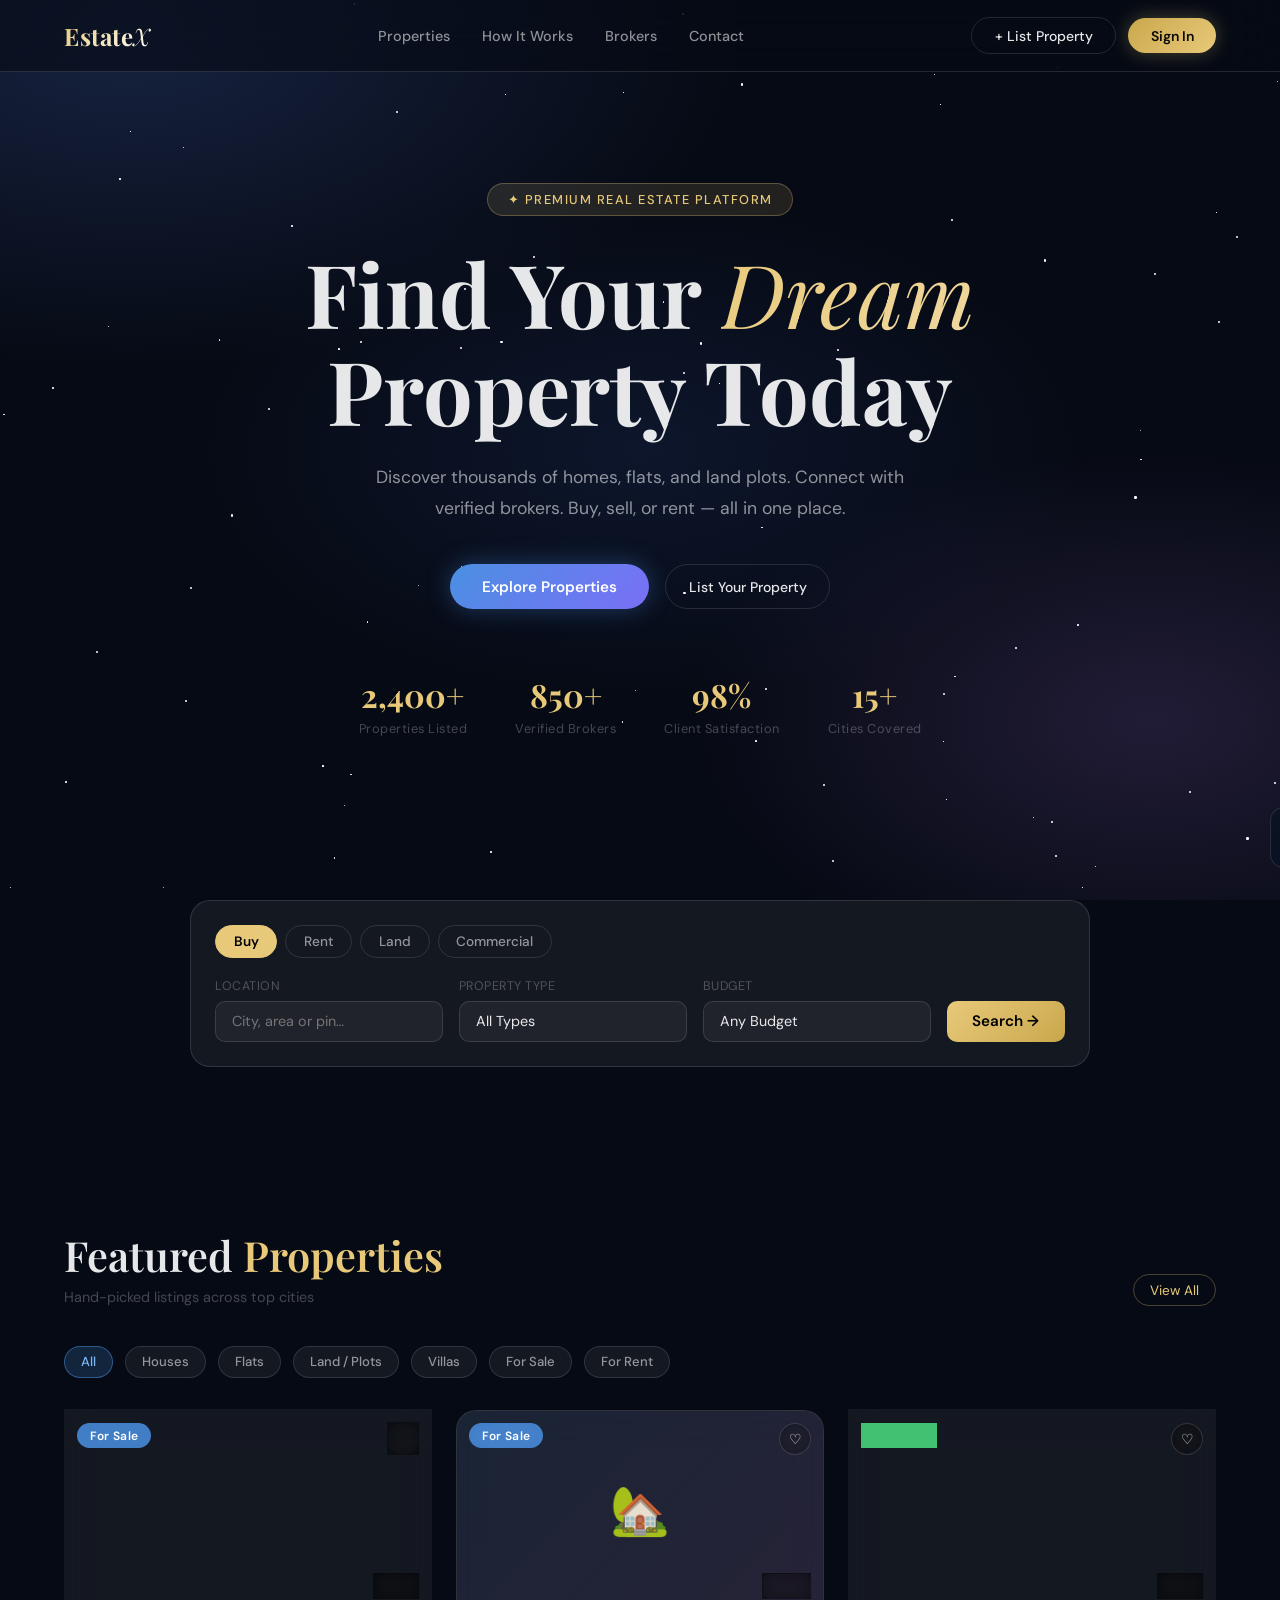
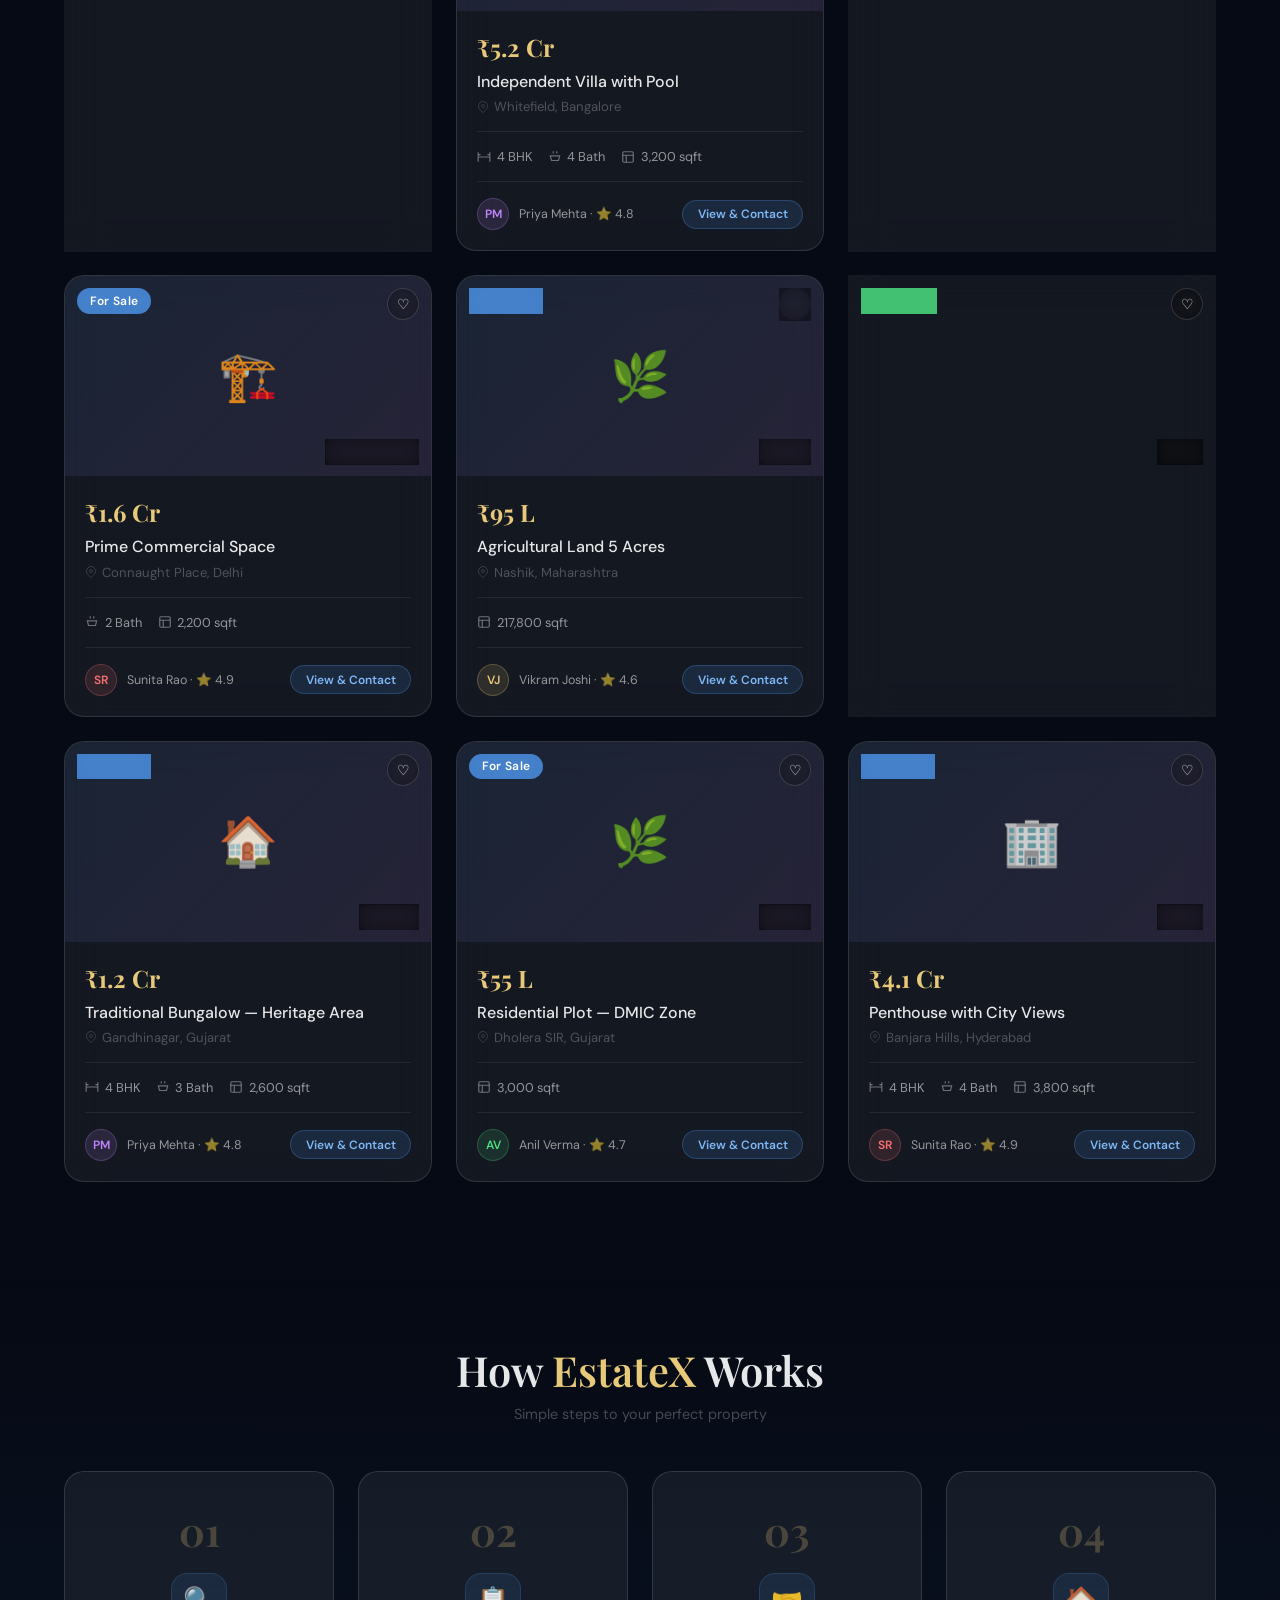
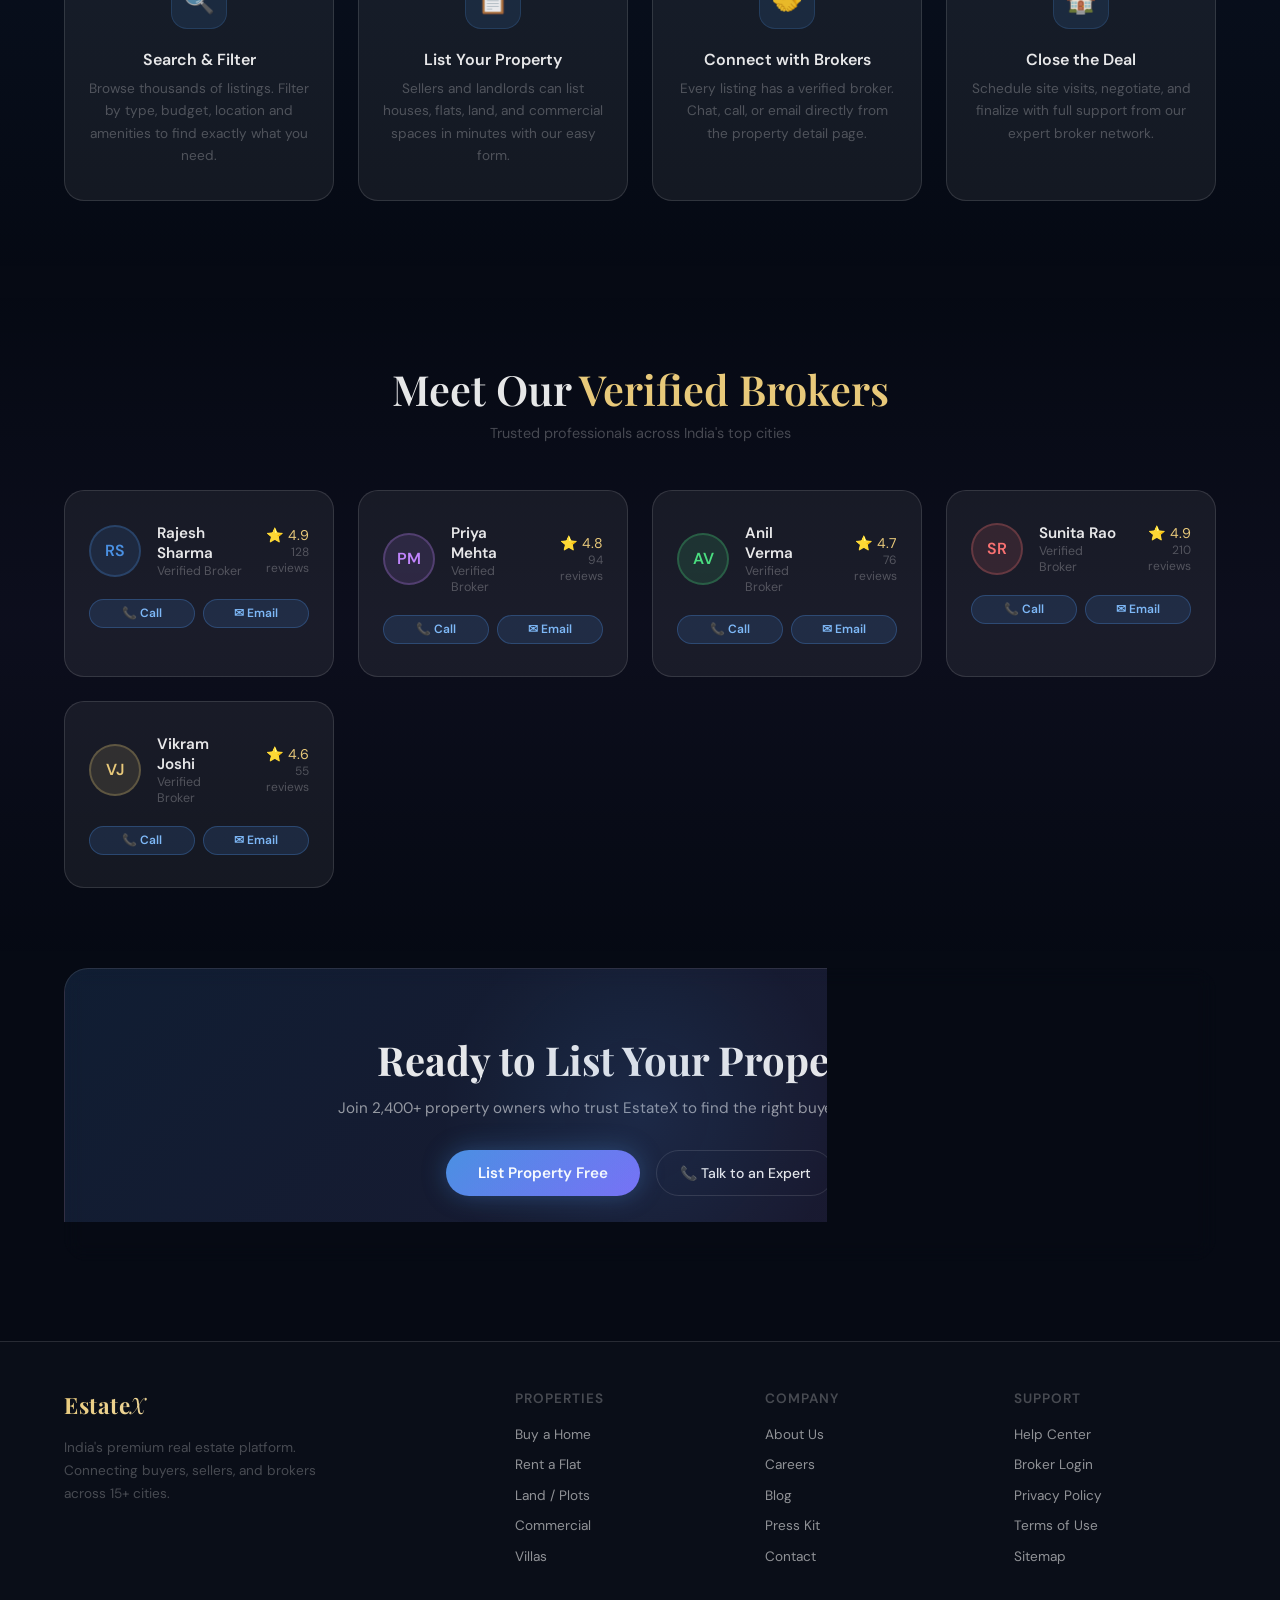
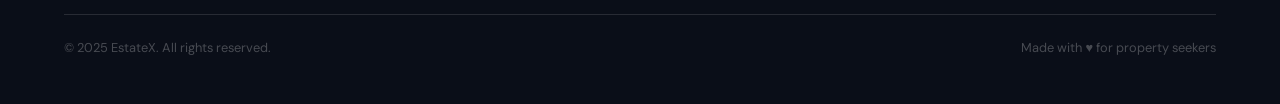
<file: index.html>
<!DOCTYPE html>
<html lang="en">
<head>
<meta charset="UTF-8">
<meta name="viewport" content="width=device-width, initial-scale=1.0">
<title>EstateX — Premium Real Estate</title>
<link href="https://fonts.googleapis.com/css2?family=Playfair+Display:wght@400;600;700&family=DM+Sans:wght@300;400;500;600&display=swap" rel="stylesheet">
<link rel="stylesheet" href="css/style.css">
</head>
<body>

<div class="bg-mesh"></div>
<div class="bg-stars" id="stars"></div>

<!-- NAV -->
<nav>
  <a href="index.html" class="nav-logo">Estate<span>X</span></a>
  <div class="nav-links">
    <a href="#listings" onclick="navTo(event,'#listings')">Properties</a>
    <a href="#hiw" onclick="navTo(event,'#hiw')">How It Works</a>
    <a href="#brokers" onclick="navTo(event,'#brokers')">Brokers</a>
    <a href="#contact" onclick="navTo(event,'#contact')">Contact</a>
  </div>
  <div style="display:flex;gap:.75rem;align-items:center">
    <button class="nav-btn btn-outline" onclick="openModal('addModal')">+ List Property</button>
    <button class="nav-btn btn-gold" id="btnSignIn" onclick="openModal('signInModal')">Sign In</button>
    <div class="hamburger" onclick="toggleMobileNav()"><span></span><span></span><span></span></div>
  </div>
</nav>

<!-- MOBILE NAV -->
<div class="mobile-nav" id="mobileNav">
  <a href="#listings" onclick="navTo(event,'#listings');toggleMobileNav()">Properties</a>
  <a href="#hiw" onclick="navTo(event,'#hiw');toggleMobileNav()">How It Works</a>
  <a href="#brokers" onclick="navTo(event,'#brokers');toggleMobileNav()">Brokers</a>
  <a href="#contact" onclick="navTo(event,'#contact');toggleMobileNav()">Contact</a>
  <a onclick="openModal('addModal');toggleMobileNav()">+ List Property</a>
  <a onclick="openModal('signInModal');toggleMobileNav()">Sign In</a>
</div>

<!-- HERO -->
<section class="hero">
  <div class="hero-badge">✦ Premium Real Estate Platform</div>
  <h1>Find Your <em>Dream</em><br>Property Today</h1>
  <p class="hero-sub">Discover thousands of homes, flats, and land plots. Connect with verified brokers. Buy, sell, or rent — all in one place.</p>
  <div class="hero-btns">
    <button class="btn-primary" onclick="navTo(null,'#listings')">Explore Properties</button>
    <button class="nav-btn btn-outline" onclick="openModal('addModal')">List Your Property</button>
  </div>
  <div class="hero-stats">
    <div class="stat-item"><div class="stat-num" id="propCount">2,400+</div><div class="stat-label">Properties Listed</div></div>
    <div class="stat-item"><div class="stat-num">850+</div><div class="stat-label">Verified Brokers</div></div>
    <div class="stat-item"><div class="stat-num">98%</div><div class="stat-label">Client Satisfaction</div></div>
    <div class="stat-item"><div class="stat-num">15+</div><div class="stat-label">Cities Covered</div></div>
  </div>
</section>

<!-- SEARCH BAR -->
<div class="search-wrap">
  <div class="search-card fade-in">
    <div class="search-tabs">
      <button class="s-tab active" onclick="setListTab(this,'Buy')">Buy</button>
      <button class="s-tab" onclick="setListTab(this,'Rent')">Rent</button>
      <button class="s-tab" onclick="setListTab(this,'Land')">Land</button>
      <button class="s-tab" onclick="setListTab(this,'Commercial')">Commercial</button>
    </div>
    <div class="search-row">
      <div class="search-field">
        <label>Location</label>
        <input type="text" id="searchLoc" placeholder="City, area or pin…">
      </div>
      <div class="search-field">
        <label>Property Type</label>
        <select id="searchType">
          <option value="">All Types</option>
          <option>House</option><option>Flat</option><option>Villa</option>
          <option>Land / Plot</option><option>Commercial</option>
        </select>
      </div>
      <div class="search-field">
        <label>Budget</label>
        <select id="searchBudget">
          <option value="">Any Budget</option>
          <option>Under ₹30L</option><option>₹30L – ₹60L</option>
          <option>₹60L – ₹1Cr</option><option>₹1Cr – ₹3Cr</option>
          <option>Above ₹3Cr</option>
        </select>
      </div>
      <button class="search-go" onclick="applySearch()">Search →</button>
    </div>
  </div>
</div>

<!-- LISTINGS -->
<section id="listings">
  <div class="section-head">
    <div>
      <h2 class="section-title">Featured <span>Properties</span></h2>
      <p class="section-sub">Hand-picked listings across top cities</p>
    </div>
    <button class="view-all" onclick="clearFilters()">View All</button>
  </div>
  <div class="filters" id="filtersRow">
    <button class="filter-chip on" data-filter="all" onclick="filterProps(this,'all')">All</button>
    <button class="filter-chip" data-filter="House" onclick="filterProps(this,'House')">Houses</button>
    <button class="filter-chip" data-filter="Flat" onclick="filterProps(this,'Flat')">Flats</button>
    <button class="filter-chip" data-filter="Land" onclick="filterProps(this,'Land')">Land / Plots</button>
    <button class="filter-chip" data-filter="Villa" onclick="filterProps(this,'Villa')">Villas</button>
    <button class="filter-chip" data-filter="Sale" onclick="filterProps(this,'Sale')">For Sale</button>
    <button class="filter-chip" data-filter="Rent" onclick="filterProps(this,'Rent')">For Rent</button>
  </div>
  <div class="prop-grid" id="propGrid"></div>
</section>

<!-- HOW IT WORKS -->
<section id="hiw" style="background:linear-gradient(180deg,transparent,rgba(74,144,226,0.04),transparent)">
  <div style="text-align:center;margin-bottom:3rem">
    <h2 class="section-title fade-in">How <span>EstateX</span> Works</h2>
    <p class="section-sub fade-in" style="margin-top:.5rem">Simple steps to your perfect property</p>
  </div>
  <div class="hiw-grid">
    <div class="hiw-card fade-in">
      <div class="hiw-num">01</div>
      <div class="hiw-icon">🔍</div>
      <h3 class="hiw-title">Search & Filter</h3>
      <p class="hiw-desc">Browse thousands of listings. Filter by type, budget, location and amenities to find exactly what you need.</p>
    </div>
    <div class="hiw-card fade-in">
      <div class="hiw-num">02</div>
      <div class="hiw-icon">📋</div>
      <h3 class="hiw-title">List Your Property</h3>
      <p class="hiw-desc">Sellers and landlords can list houses, flats, land, and commercial spaces in minutes with our easy form.</p>
    </div>
    <div class="hiw-card fade-in">
      <div class="hiw-num">03</div>
      <div class="hiw-icon">🤝</div>
      <h3 class="hiw-title">Connect with Brokers</h3>
      <p class="hiw-desc">Every listing has a verified broker. Chat, call, or email directly from the property detail page.</p>
    </div>
    <div class="hiw-card fade-in">
      <div class="hiw-num">04</div>
      <div class="hiw-icon">🏠</div>
      <h3 class="hiw-title">Close the Deal</h3>
      <p class="hiw-desc">Schedule site visits, negotiate, and finalize with full support from our expert broker network.</p>
    </div>
  </div>
</section>

<!-- BROKERS -->
<section id="brokers" style="background:linear-gradient(180deg,transparent,rgba(192,132,252,0.04),transparent)">
  <div style="text-align:center;margin-bottom:3rem">
    <h2 class="section-title fade-in">Meet Our <span>Verified Brokers</span></h2>
    <p class="section-sub fade-in" style="margin-top:.5rem">Trusted professionals across India's top cities</p>
  </div>
  <div class="hiw-grid" id="brokersGrid"></div>
</section>

<!-- CTA BAND -->
<div class="cta-band fade-in" id="contact">
  <div class="cta-glow"></div>
  <h2>Ready to List Your Property?</h2>
  <p>Join 2,400+ property owners who trust EstateX to find the right buyer or tenant fast.</p>
  <div style="display:flex;gap:1rem;justify-content:center;flex-wrap:wrap">
    <button class="btn-primary" onclick="openModal('addModal')">List Property Free</button>
    <button class="nav-btn btn-outline" onclick="window.location.href='tel:+919999999999';showToast('\uD83D\uDCDE','Connecting you to our expert…','success')">📞 Talk to an Expert</button>
  </div>
</div>

<!-- FOOTER -->
<footer>
  <div class="footer-grid">
    <div class="footer-brand">
      <div class="nav-logo" style="display:block;margin-bottom:1rem">Estate<span>X</span></div>
      <p>India's premium real estate platform. Connecting buyers, sellers, and brokers across 15+ cities.</p>
    </div>
    <div class="footer-col">
      <h4>Properties</h4>
      <ul>
        <li><a onclick="filterTo('Sale','')">Buy a Home</a></li>
        <li><a onclick="filterTo('Rent','')">Rent a Flat</a></li>
        <li><a onclick="filterTo('all','Land')">Land / Plots</a></li>
        <li><a onclick="filterTo('all','Commercial')">Commercial</a></li>
        <li><a onclick="filterTo('all','Villa')">Villas</a></li>
      </ul>
    </div>
    <div class="footer-col">
      <h4>Company</h4>
      <ul>
        <li><a href="pages/about.html">About Us</a></li>
        <li><a href="pages/careers.html">Careers</a></li>
        <li><a href="pages/blog.html">Blog</a></li>
        <li><a href="pages/press.html">Press Kit</a></li>
        <li><a href="#contact" onclick="navTo(event,'#contact')">Contact</a></li>
      </ul>
    </div>
    <div class="footer-col">
      <h4>Support</h4>
      <ul>
        <li><a href="pages/help.html">Help Center</a></li>
        <li><a href="#" onclick="openModal('signInModal')">Broker Login</a></li>
        <li><a href="pages/privacy.html">Privacy Policy</a></li>
        <li><a href="pages/terms.html">Terms of Use</a></li>
        <li><a href="#listings" onclick="navTo(event,'#listings')">Sitemap</a></li>
      </ul>
    </div>
  </div>
  <div class="footer-bottom">
    <p>© 2025 EstateX. All rights reserved.</p>
    <p style="color:var(--white-dim)">Made with ♥ for property seekers</p>
  </div>
</footer>

<!-- ===== ADD PROPERTY MODAL ===== -->
<div class="modal-overlay" id="addModal">
  <div class="modal">
    <div class="modal-header">
      <h2>📋 List Your Property</h2>
      <button class="modal-close" onclick="closeModal('addModal')">✕</button>
    </div>
    <div class="modal-body">
      <div class="form-row">
        <div class="form-group">
          <label>Property Title *</label>
          <input type="text" id="pTitle" placeholder="e.g. Modern 3BHK in Bandra">
        </div>
        <div class="form-group">
          <label>Property Type *</label>
          <select id="pType">
            <option value="">Select type</option>
            <option>House</option><option>Flat</option><option>Villa</option>
            <option>Land</option><option>Commercial</option>
          </select>
        </div>
      </div>
      <div class="form-row">
        <div class="form-group">
          <label>Listing For *</label>
          <select id="pFor">
            <option value="">Select</option>
            <option>Sale</option><option>Rent</option>
          </select>
        </div>
        <div class="form-group">
          <label>Price (₹) *</label>
          <input type="text" id="pPrice" placeholder="e.g. 75,00,000">
        </div>
      </div>
      <div class="form-group">
        <label>Location / Address *</label>
        <input type="text" id="pLocation" placeholder="Area, City, State">
      </div>
      <div class="form-row">
        <div class="form-group">
          <label>Bedrooms</label>
          <select id="pBed">
            <option>1 BHK</option><option>2 BHK</option><option>3 BHK</option>
            <option>4 BHK</option><option>5+ BHK</option><option>N/A (Land)</option>
          </select>
        </div>
        <div class="form-group">
          <label>Area (sq.ft)</label>
          <input type="number" id="pArea" placeholder="e.g. 1200">
        </div>
      </div>
      <div class="form-group">
        <label>Description</label>
        <textarea id="pDesc" placeholder="Describe your property — features, condition, nearby landmarks…"></textarea>
      </div>
      <div class="form-row">
        <div class="form-group">
          <label>Your Name *</label>
          <input type="text" id="pOwner" placeholder="Owner / Broker name">
        </div>
        <div class="form-group">
          <label>Contact Number *</label>
          <input type="tel" id="pPhone" placeholder="+91 XXXXX XXXXX">
        </div>
      </div>
      <div class="form-group">
        <label>Email</label>
        <input type="email" id="pEmail" placeholder="your@email.com">
      </div>
      <div class="img-upload" onclick="showToast('📸','Image upload available after sign-in','info')">
        <svg width="32" height="32" viewBox="0 0 24 24" fill="none" stroke="currentColor" stroke-width="1.5"><path d="M21 15v4a2 2 0 01-2 2H5a2 2 0 01-2-2v-4"/><polyline points="17 8 12 3 7 8"/><line x1="12" y1="3" x2="12" y2="15"/></svg>
        <p>Click to upload property photos</p>
        <p style="font-size:.75rem;margin-top:.25rem;color:rgba(255,255,255,0.25)">PNG, JPG up to 10MB</p>
      </div>
      <br>
      <button class="form-submit" onclick="submitProperty()">✦ Submit Listing</button>
    </div>
  </div>
</div>

<!-- ===== DETAIL MODAL ===== -->
<div class="modal-overlay" id="detailModal">
  <div class="modal">
    <div class="modal-header">
      <h2 id="dm-heading">Property Details</h2>
      <button class="modal-close" onclick="closeModal('detailModal')">✕</button>
    </div>
    <div class="modal-body" id="detailBody"></div>
  </div>
</div>

<!-- SIGN IN MODAL -->
<div class="modal-overlay" id="signInModal">
  <div class="modal" style="max-width:440px">
    <div class="modal-header">
      <h2>🔑 Sign In to EstateX</h2>
      <button class="modal-close" onclick="closeModal('signInModal')">&#x2715;</button>
    </div>
    <div class="modal-body">
      <div class="form-group">
        <label>Email Address</label>
        <input type="email" id="siEmail" placeholder="your@email.com">
      </div>
      <div class="form-group">
        <label>Password</label>
        <input type="password" id="siPass" placeholder="Enter password">
      </div>
      <button class="form-submit" onclick="handleSignIn()">✦ Sign In to EstateX</button>
      <p style="text-align:center;margin-top:1.25rem;font-size:.85rem;color:var(--white-dim)">New here? <a onclick="closeModal('signInModal');openModal('addModal')" style="color:var(--gold);cursor:pointer;text-decoration:underline">List your property free &#x2192;</a></p>
    </div>
  </div>
</div>

<!-- TOAST -->
<div class="toast" id="toast">
  <span class="toast-icon" id="toastIcon">✓</span>
  <span class="toast-text" id="toastText">Done!</span>
</div>

<script src="js/main.js"></script>
</body>
</html>
</file>
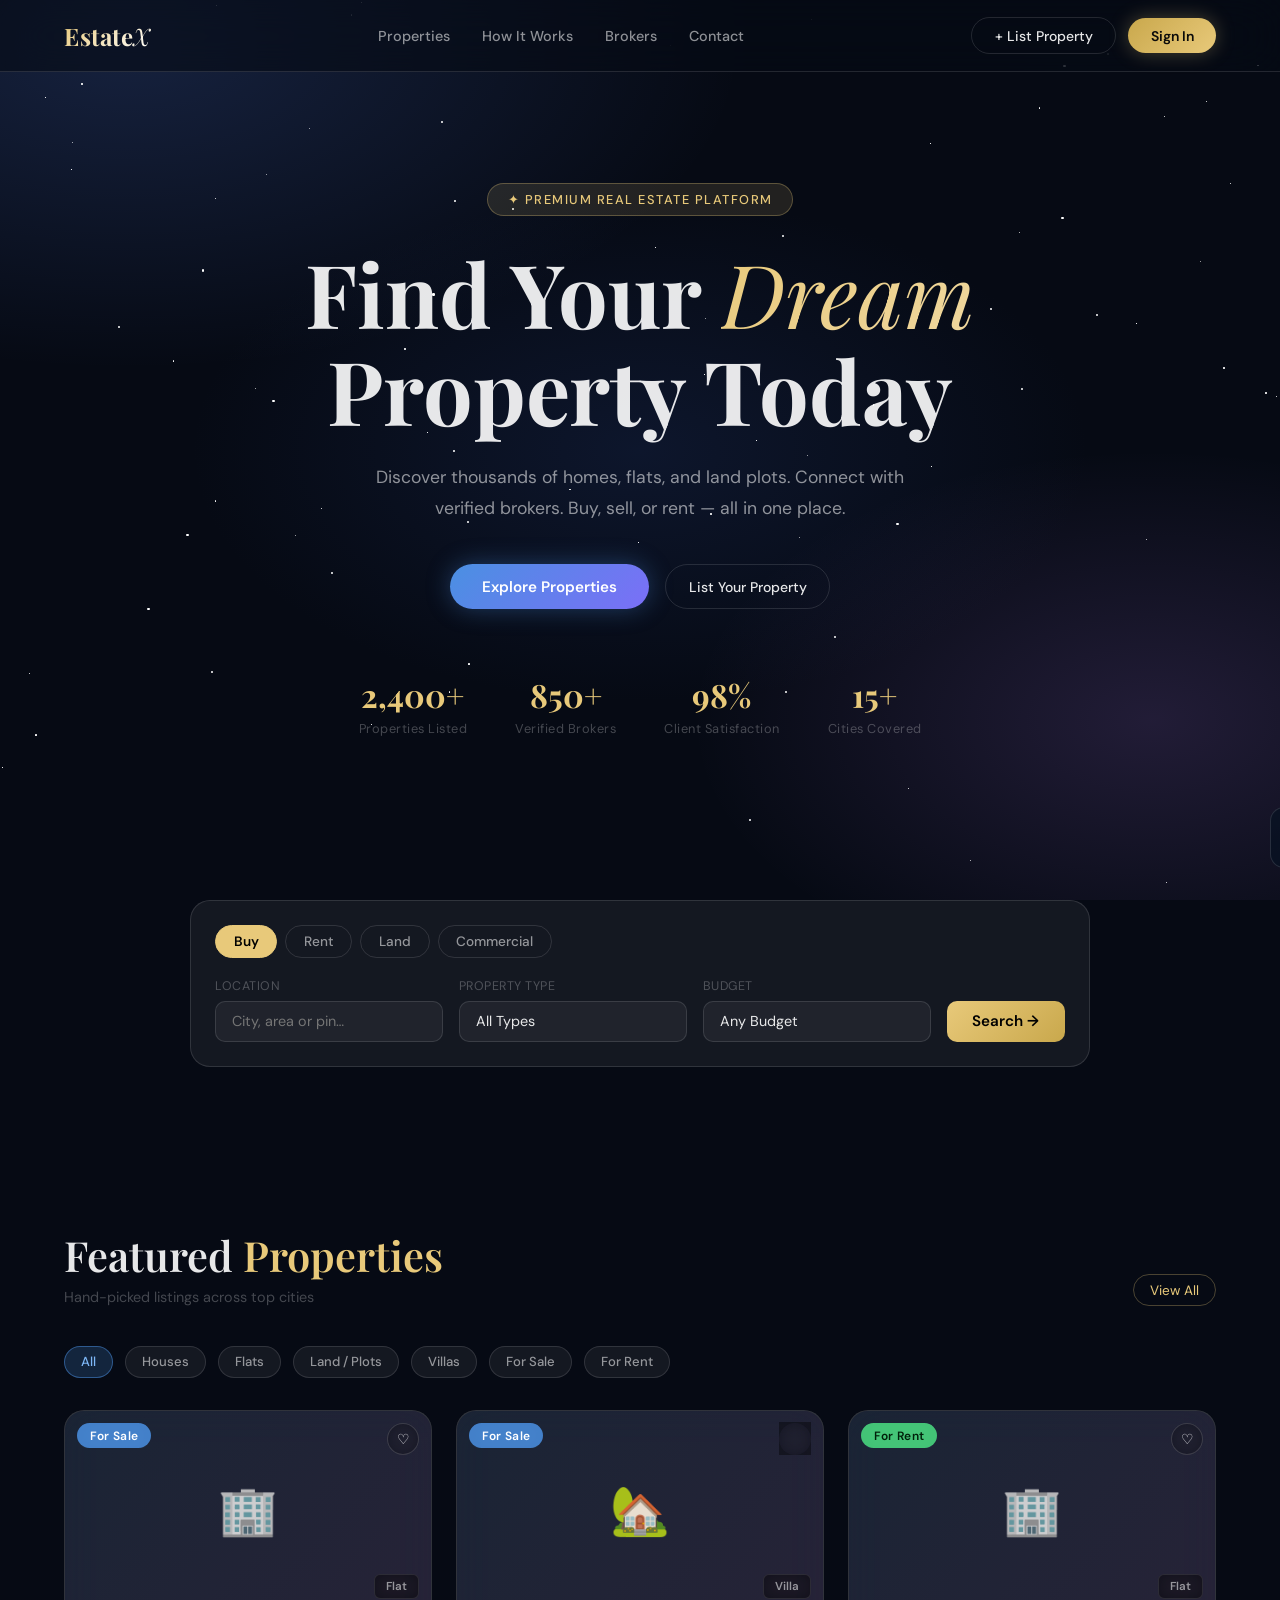
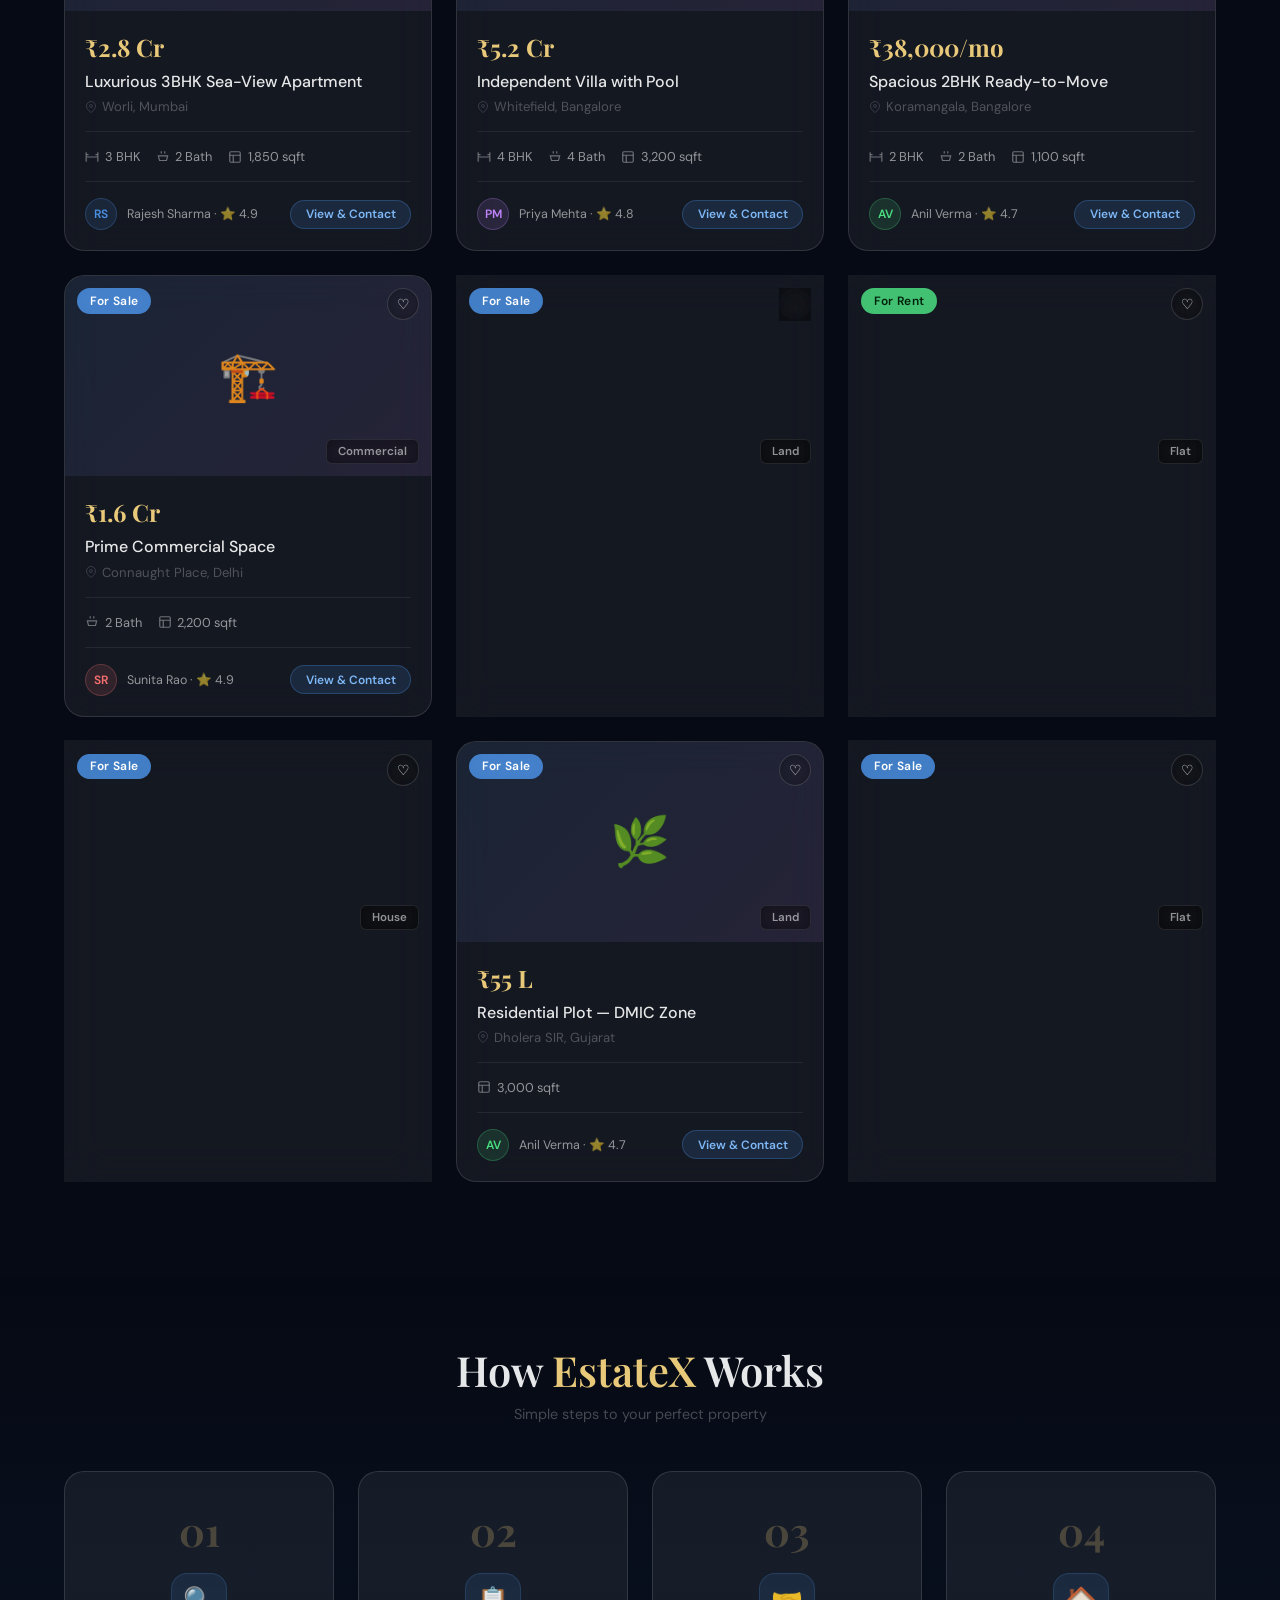
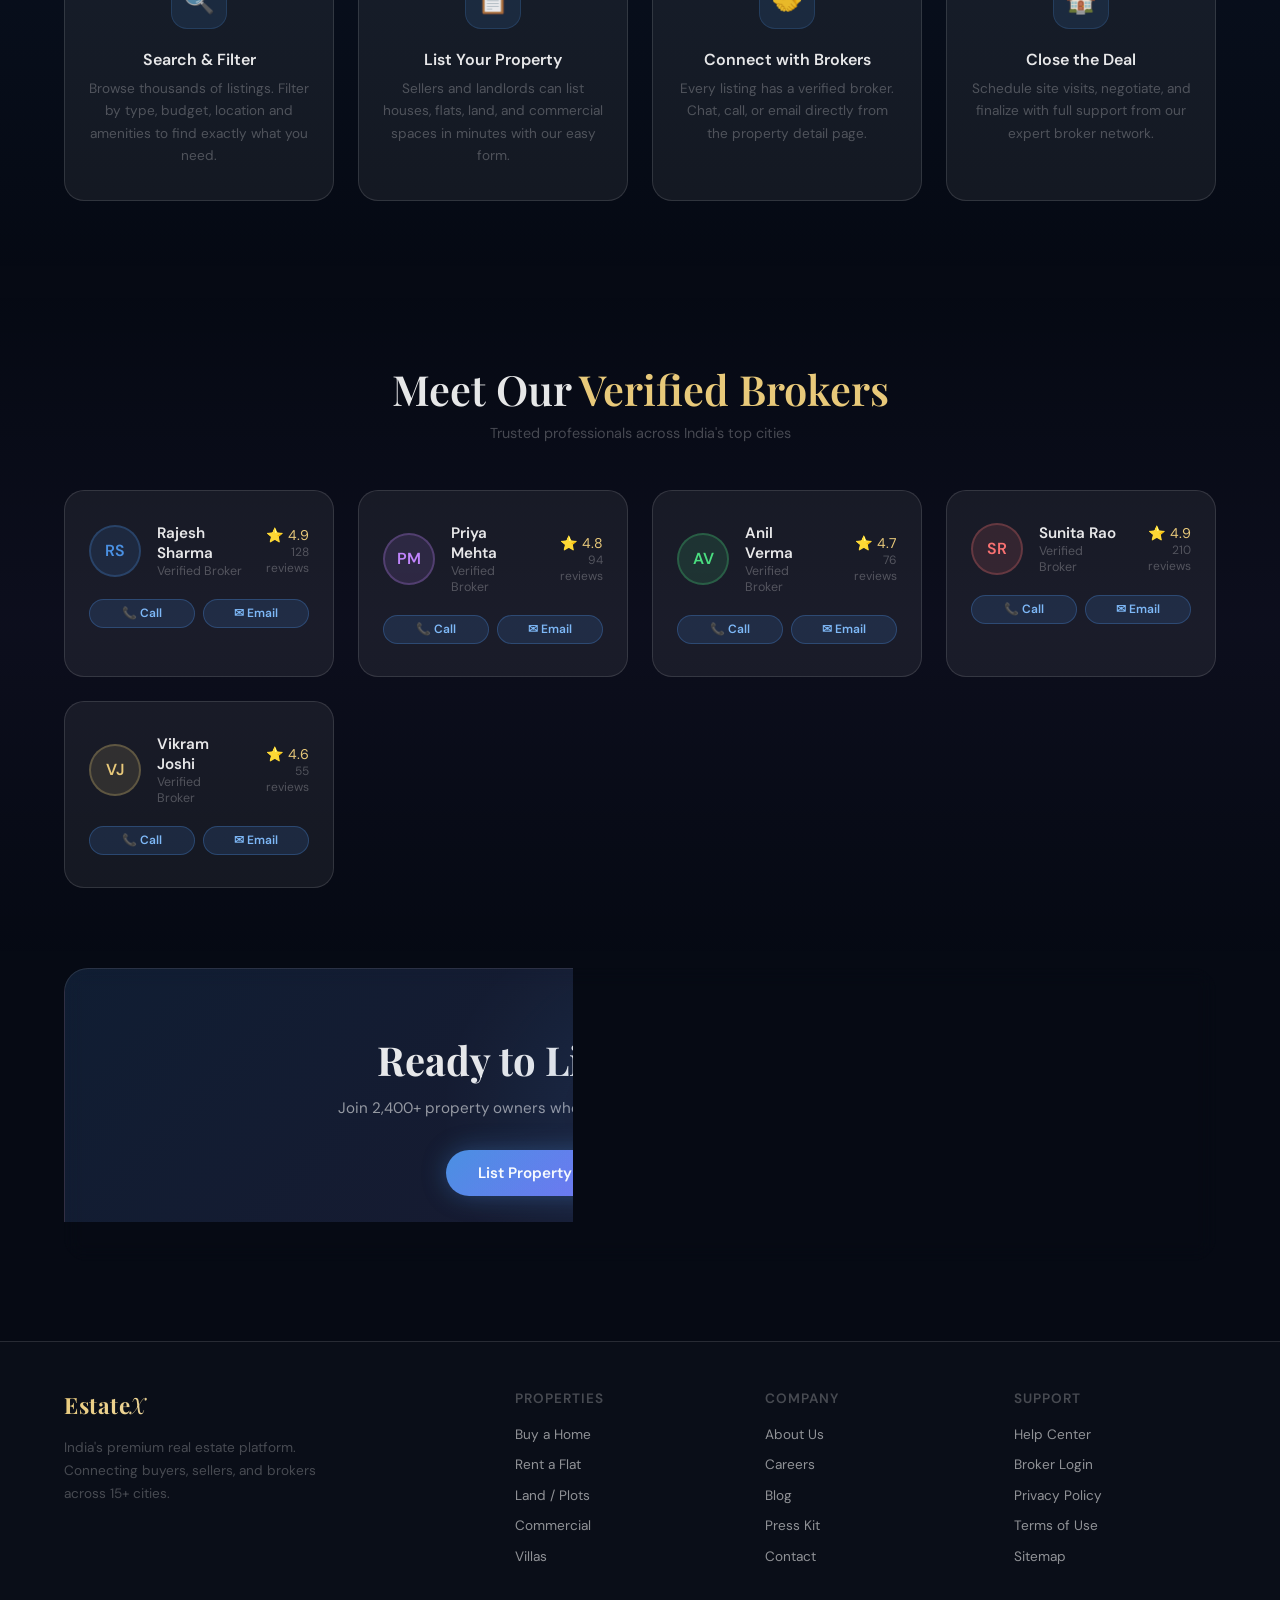
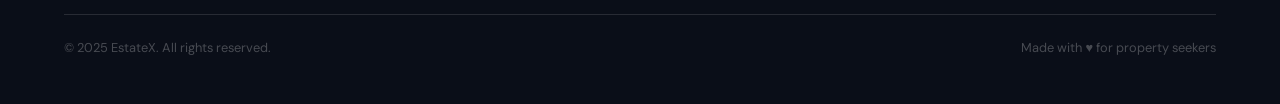
<file: real-estate-website.html>
<!DOCTYPE html>
<html lang="en">
<head>
<meta charset="UTF-8">
<meta name="viewport" content="width=device-width, initial-scale=1.0">
<title>EstateX — Premium Real Estate</title>
<link href="https://fonts.googleapis.com/css2?family=Playfair+Display:wght@400;600;700&family=DM+Sans:wght@300;400;500;600&display=swap" rel="stylesheet">
<link rel="stylesheet" href="css/style.css">
</head>
<body>

<div class="bg-mesh"></div>
<div class="bg-stars" id="stars"></div>

<!-- NAV -->
<nav>
  <div class="nav-logo">Estate<span>X</span></div>
  <div class="nav-links">
    <a href="#listings" onclick="navTo(event,'#listings')">Properties</a>
    <a href="#hiw" onclick="navTo(event,'#hiw')">How It Works</a>
    <a href="#brokers" onclick="navTo(event,'#brokers')">Brokers</a>
    <a href="#contact" onclick="navTo(event,'#contact')">Contact</a>
  </div>
  <div style="display:flex;gap:.75rem;align-items:center">
    <button class="nav-btn btn-outline" onclick="openModal('addModal')">+ List Property</button>
    <button class="nav-btn btn-gold" id="btnSignIn" onclick="openModal('signInModal')">Sign In</button>
    <div class="hamburger" onclick="toggleMobileNav()"><span></span><span></span><span></span></div>
  </div>
</nav>

<!-- MOBILE NAV -->
<div class="mobile-nav" id="mobileNav">
  <a href="#listings" onclick="navTo(event,'#listings');toggleMobileNav()">Properties</a>
  <a href="#hiw" onclick="navTo(event,'#hiw');toggleMobileNav()">How It Works</a>
  <a href="#brokers" onclick="navTo(event,'#brokers');toggleMobileNav()">Brokers</a>
  <a href="#contact" onclick="navTo(event,'#contact');toggleMobileNav()">Contact</a>
  <a onclick="openModal('addModal');toggleMobileNav()">+ List Property</a>
  <a onclick="openModal('signInModal');toggleMobileNav()">Sign In</a>
</div>

<!-- HERO -->
<section class="hero">
  <div class="hero-badge">✦ Premium Real Estate Platform</div>
  <h1>Find Your <em>Dream</em><br>Property Today</h1>
  <p class="hero-sub">Discover thousands of homes, flats, and land plots. Connect with verified brokers. Buy, sell, or rent — all in one place.</p>
  <div class="hero-btns">
    <button class="btn-primary" onclick="navTo(null,'#listings')">Explore Properties</button>
    <button class="nav-btn btn-outline" onclick="openModal('addModal')">List Your Property</button>
  </div>
  <div class="hero-stats">
    <div class="stat-item"><div class="stat-num" id="propCount">2,400+</div><div class="stat-label">Properties Listed</div></div>
    <div class="stat-item"><div class="stat-num">850+</div><div class="stat-label">Verified Brokers</div></div>
    <div class="stat-item"><div class="stat-num">98%</div><div class="stat-label">Client Satisfaction</div></div>
    <div class="stat-item"><div class="stat-num">15+</div><div class="stat-label">Cities Covered</div></div>
  </div>
</section>

<!-- SEARCH BAR -->
<div class="search-wrap">
  <div class="search-card fade-in">
    <div class="search-tabs">
      <button class="s-tab active" onclick="setListTab(this,'Buy')">Buy</button>
      <button class="s-tab" onclick="setListTab(this,'Rent')">Rent</button>
      <button class="s-tab" onclick="setListTab(this,'Land')">Land</button>
      <button class="s-tab" onclick="setListTab(this,'Commercial')">Commercial</button>
    </div>
    <div class="search-row">
      <div class="search-field">
        <label>Location</label>
        <input type="text" id="searchLoc" placeholder="City, area or pin…">
      </div>
      <div class="search-field">
        <label>Property Type</label>
        <select id="searchType">
          <option value="">All Types</option>
          <option>House</option><option>Flat</option><option>Villa</option>
          <option>Land / Plot</option><option>Commercial</option>
        </select>
      </div>
      <div class="search-field">
        <label>Budget</label>
        <select id="searchBudget">
          <option value="">Any Budget</option>
          <option>Under ₹30L</option><option>₹30L – ₹60L</option>
          <option>₹60L – ₹1Cr</option><option>₹1Cr – ₹3Cr</option>
          <option>Above ₹3Cr</option>
        </select>
      </div>
      <button class="search-go" onclick="applySearch()">Search →</button>
    </div>
  </div>
</div>

<!-- LISTINGS -->
<section id="listings">
  <div class="section-head">
    <div>
      <h2 class="section-title">Featured <span>Properties</span></h2>
      <p class="section-sub">Hand-picked listings across top cities</p>
    </div>
    <button class="view-all" onclick="clearFilters()">View All</button>
  </div>
  <div class="filters" id="filtersRow">
    <button class="filter-chip on" data-filter="all" onclick="filterProps(this,'all')">All</button>
    <button class="filter-chip" data-filter="House" onclick="filterProps(this,'House')">Houses</button>
    <button class="filter-chip" data-filter="Flat" onclick="filterProps(this,'Flat')">Flats</button>
    <button class="filter-chip" data-filter="Land" onclick="filterProps(this,'Land')">Land / Plots</button>
    <button class="filter-chip" data-filter="Villa" onclick="filterProps(this,'Villa')">Villas</button>
    <button class="filter-chip" data-filter="Sale" onclick="filterProps(this,'Sale')">For Sale</button>
    <button class="filter-chip" data-filter="Rent" onclick="filterProps(this,'Rent')">For Rent</button>
  </div>
  <div class="prop-grid" id="propGrid"></div>
</section>

<!-- HOW IT WORKS -->
<section id="hiw" style="background:linear-gradient(180deg,transparent,rgba(74,144,226,0.04),transparent)">
  <div style="text-align:center;margin-bottom:3rem">
    <h2 class="section-title fade-in">How <span>EstateX</span> Works</h2>
    <p class="section-sub fade-in" style="margin-top:.5rem">Simple steps to your perfect property</p>
  </div>
  <div class="hiw-grid">
    <div class="hiw-card fade-in">
      <div class="hiw-num">01</div>
      <div class="hiw-icon">🔍</div>
      <h3 class="hiw-title">Search & Filter</h3>
      <p class="hiw-desc">Browse thousands of listings. Filter by type, budget, location and amenities to find exactly what you need.</p>
    </div>
    <div class="hiw-card fade-in">
      <div class="hiw-num">02</div>
      <div class="hiw-icon">📋</div>
      <h3 class="hiw-title">List Your Property</h3>
      <p class="hiw-desc">Sellers and landlords can list houses, flats, land, and commercial spaces in minutes with our easy form.</p>
    </div>
    <div class="hiw-card fade-in">
      <div class="hiw-num">03</div>
      <div class="hiw-icon">🤝</div>
      <h3 class="hiw-title">Connect with Brokers</h3>
      <p class="hiw-desc">Every listing has a verified broker. Chat, call, or email directly from the property detail page.</p>
    </div>
    <div class="hiw-card fade-in">
      <div class="hiw-num">04</div>
      <div class="hiw-icon">🏠</div>
      <h3 class="hiw-title">Close the Deal</h3>
      <p class="hiw-desc">Schedule site visits, negotiate, and finalize with full support from our expert broker network.</p>
    </div>
  </div>
</section>

<!-- BROKERS -->
<section id="brokers" style="background:linear-gradient(180deg,transparent,rgba(192,132,252,0.04),transparent)">
  <div style="text-align:center;margin-bottom:3rem">
    <h2 class="section-title fade-in">Meet Our <span>Verified Brokers</span></h2>
    <p class="section-sub fade-in" style="margin-top:.5rem">Trusted professionals across India's top cities</p>
  </div>
  <div class="hiw-grid" id="brokersGrid"></div>
</section>

<!-- CTA BAND -->
<div class="cta-band fade-in" id="contact">
  <div class="cta-glow"></div>
  <h2>Ready to List Your Property?</h2>
  <p>Join 2,400+ property owners who trust EstateX to find the right buyer or tenant fast.</p>
  <div style="display:flex;gap:1rem;justify-content:center;flex-wrap:wrap">
    <button class="btn-primary" onclick="openModal('addModal')">List Property Free</button>
    <button class="nav-btn btn-outline" onclick="window.location.href='tel:+919999999999';showToast('\uD83D\uDCDE','Connecting you to our expert…','success')">📞 Talk to an Expert</button>
  </div>
</div>

<!-- FOOTER -->
<footer>
  <div class="footer-grid">
    <div class="footer-brand">
      <div class="nav-logo" style="display:block;margin-bottom:1rem">Estate<span>X</span></div>
      <p>India's premium real estate platform. Connecting buyers, sellers, and brokers across 15+ cities.</p>
    </div>
    <div class="footer-col">
      <h4>Properties</h4>
      <ul>
        <li><a onclick="filterTo('Sale','')">Buy a Home</a></li>
        <li><a onclick="filterTo('Rent','')">Rent a Flat</a></li>
        <li><a onclick="filterTo('all','Land')">Land / Plots</a></li>
        <li><a onclick="filterTo('all','Commercial')">Commercial</a></li>
        <li><a onclick="filterTo('all','Villa')">Villas</a></li>
      </ul>
    </div>
    <div class="footer-col">
      <h4>Company</h4>
      <ul>
        <li><a href="pages/about.html">About Us</a></li>
        <li><a href="pages/careers.html">Careers</a></li>
        <li><a href="pages/blog.html">Blog</a></li>
        <li><a href="pages/press.html">Press Kit</a></li>
        <li><a href="#contact" onclick="navTo(event,'#contact')">Contact</a></li>
      </ul>
    </div>
    <div class="footer-col">
      <h4>Support</h4>
      <ul>
        <li><a href="pages/help.html">Help Center</a></li>
        <li><a href="#" onclick="openModal('signInModal')">Broker Login</a></li>
        <li><a href="pages/privacy.html">Privacy Policy</a></li>
        <li><a href="pages/terms.html">Terms of Use</a></li>
        <li><a href="#listings" onclick="navTo(event,'#listings')">Sitemap</a></li>
      </ul>
    </div>
  </div>
  <div class="footer-bottom">
    <p>© 2025 EstateX. All rights reserved.</p>
    <p style="color:var(--white-dim)">Made with ♥ for property seekers</p>
  </div>
</footer>

<!-- ===== ADD PROPERTY MODAL ===== -->
<div class="modal-overlay" id="addModal">
  <div class="modal">
    <div class="modal-header">
      <h2>📋 List Your Property</h2>
      <button class="modal-close" onclick="closeModal('addModal')">✕</button>
    </div>
    <div class="modal-body">
      <div class="form-row">
        <div class="form-group">
          <label>Property Title *</label>
          <input type="text" id="pTitle" placeholder="e.g. Modern 3BHK in Bandra">
        </div>
        <div class="form-group">
          <label>Property Type *</label>
          <select id="pType">
            <option value="">Select type</option>
            <option>House</option><option>Flat</option><option>Villa</option>
            <option>Land</option><option>Commercial</option>
          </select>
        </div>
      </div>
      <div class="form-row">
        <div class="form-group">
          <label>Listing For *</label>
          <select id="pFor">
            <option value="">Select</option>
            <option>Sale</option><option>Rent</option>
          </select>
        </div>
        <div class="form-group">
          <label>Price (₹) *</label>
          <input type="text" id="pPrice" placeholder="e.g. 75,00,000">
        </div>
      </div>
      <div class="form-group">
        <label>Location / Address *</label>
        <input type="text" id="pLocation" placeholder="Area, City, State">
      </div>
      <div class="form-row">
        <div class="form-group">
          <label>Bedrooms</label>
          <select id="pBed">
            <option>1 BHK</option><option>2 BHK</option><option>3 BHK</option>
            <option>4 BHK</option><option>5+ BHK</option><option>N/A (Land)</option>
          </select>
        </div>
        <div class="form-group">
          <label>Area (sq.ft)</label>
          <input type="number" id="pArea" placeholder="e.g. 1200">
        </div>
      </div>
      <div class="form-group">
        <label>Description</label>
        <textarea id="pDesc" placeholder="Describe your property — features, condition, nearby landmarks…"></textarea>
      </div>
      <div class="form-row">
        <div class="form-group">
          <label>Your Name *</label>
          <input type="text" id="pOwner" placeholder="Owner / Broker name">
        </div>
        <div class="form-group">
          <label>Contact Number *</label>
          <input type="tel" id="pPhone" placeholder="+91 XXXXX XXXXX">
        </div>
      </div>
      <div class="form-group">
        <label>Email</label>
        <input type="email" id="pEmail" placeholder="your@email.com">
      </div>
      <div class="img-upload" onclick="showToast('📸','Image upload available after sign-in','info')">
        <svg width="32" height="32" viewBox="0 0 24 24" fill="none" stroke="currentColor" stroke-width="1.5"><path d="M21 15v4a2 2 0 01-2 2H5a2 2 0 01-2-2v-4"/><polyline points="17 8 12 3 7 8"/><line x1="12" y1="3" x2="12" y2="15"/></svg>
        <p>Click to upload property photos</p>
        <p style="font-size:.75rem;margin-top:.25rem;color:rgba(255,255,255,0.25)">PNG, JPG up to 10MB</p>
      </div>
      <br>
      <button class="form-submit" onclick="submitProperty()">✦ Submit Listing</button>
    </div>
  </div>
</div>

<!-- ===== DETAIL MODAL ===== -->
<div class="modal-overlay" id="detailModal">
  <div class="modal">
    <div class="modal-header">
      <h2 id="dm-heading">Property Details</h2>
      <button class="modal-close" onclick="closeModal('detailModal')">✕</button>
    </div>
    <div class="modal-body" id="detailBody"></div>
  </div>
</div>

<!-- SIGN IN MODAL -->
<div class="modal-overlay" id="signInModal">
  <div class="modal" style="max-width:440px">
    <div class="modal-header">
      <h2>🔑 Sign In to EstateX</h2>
      <button class="modal-close" onclick="closeModal('signInModal')">&#x2715;</button>
    </div>
    <div class="modal-body">
      <div class="form-group">
        <label>Email Address</label>
        <input type="email" id="siEmail" placeholder="your@email.com">
      </div>
      <div class="form-group">
        <label>Password</label>
        <input type="password" id="siPass" placeholder="Enter password">
      </div>
      <button class="form-submit" onclick="handleSignIn()">✦ Sign In to EstateX</button>
      <p style="text-align:center;margin-top:1.25rem;font-size:.85rem;color:var(--white-dim)">New here? <a onclick="closeModal('signInModal');openModal('addModal')" style="color:var(--gold);cursor:pointer;text-decoration:underline">List your property free &#x2192;</a></p>
    </div>
  </div>
</div>

<!-- TOAST -->
<div class="toast" id="toast">
  <span class="toast-icon" id="toastIcon">✓</span>
  <span class="toast-text" id="toastText">Done!</span>
</div>

<script src="js/main.js"></script>
</body>
</html>
</file>
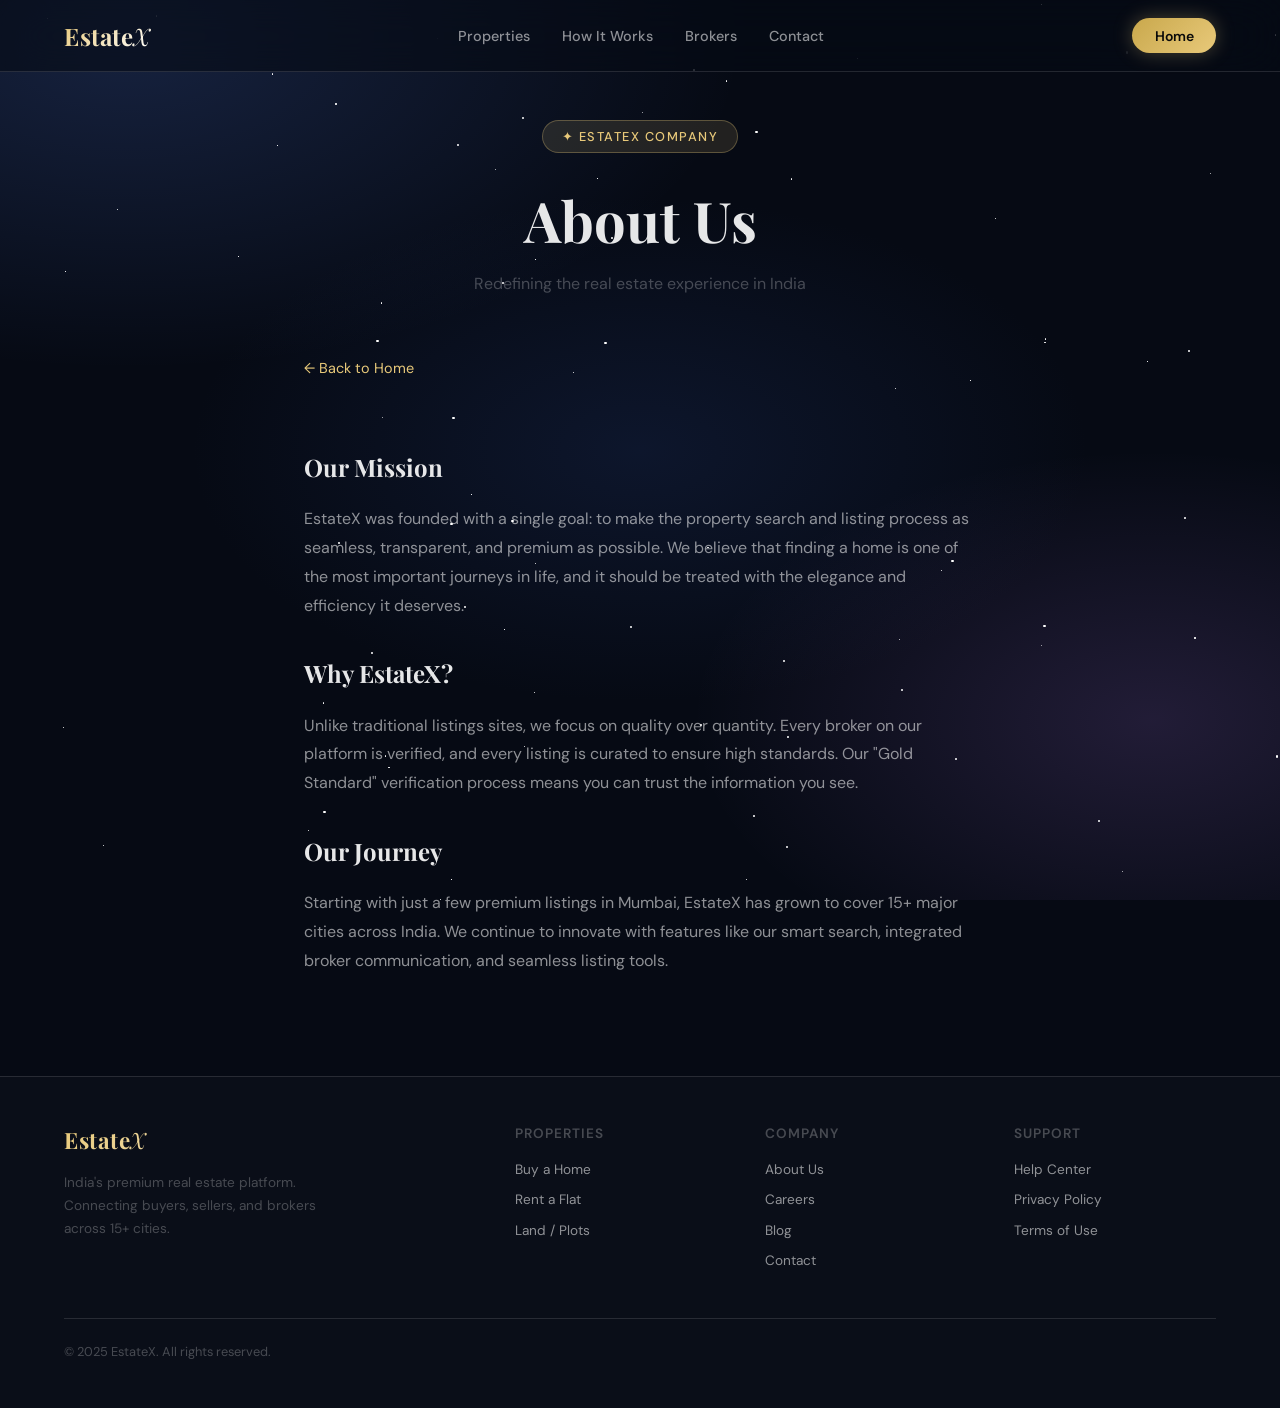
<file: pages/about.html>
<!DOCTYPE html>
<html lang="en">
<head>
<meta charset="UTF-8">
<meta name="viewport" content="width=device-width, initial-scale=1.0">
<title>About Us — EstateX Premium</title>
<link href="https://fonts.googleapis.com/css2?family=Playfair+Display:wght@400;600;700&family=DM+Sans:wght@300;400;500;600&display=swap" rel="stylesheet">
<link rel="stylesheet" href="../css/style.css">
<style>
  .page-hero { padding: 120px 5% 60px; text-align: center; }
  .content-section { position: relative; z-index: 1;  position: relative; z-index: 1; max-width: 800px; margin: 0 auto 100px; padding: 0 5%; line-height: 1.8; color: var(--white-soft); }
  .content-section h2 { font-family: 'Playfair Display', serif; color: var(--white); margin: 2rem 0 1rem; }
  .content-section p { margin-bottom: 1.5rem; }
  .back-link { display: inline-flex; align-items: center; gap: 0.5rem; color: var(--gold); text-decoration: none; font-size: 0.9rem; margin-bottom: 2rem; }
</style>
</head>
<body>

<div class="bg-mesh"></div>
<div class="bg-stars" id="stars"></div>

<!-- NAV -->
<nav>
  <div class="nav-logo"><a href="../real-estate-website.html" style="text-decoration:none; color:inherit;">Estate<span>X</span></a></div>
  <div class="nav-links">
    <a href="../real-estate-website.html#listings">Properties</a>
    <a href="../real-estate-website.html#hiw">How It Works</a>
    <a href="../real-estate-website.html#brokers">Brokers</a>
    <a href="../real-estate-website.html#contact">Contact</a>
  </div>
  <div style="display:flex;gap:.75rem;align-items:center">
    <button class="nav-btn btn-gold" onclick="window.location.href='../real-estate-website.html'">Home</button>
  </div>
</nav>

<section class="page-hero">
  <div class="hero-badge">✦ EstateX Company</div>
  <h1 style="font-family:'Playfair Display',serif; font-size: 3.5rem; margin-bottom: 1rem;">About Us</h1>
  <p style="color: var(--white-dim);">Redefining the real estate experience in India</p>
</section>

<div class="content-section">
  <a href="../real-estate-website.html" class="back-link">← Back to Home</a>
  <h2>Our Mission</h2>
  <p>EstateX was founded with a single goal: to make the property search and listing process as seamless, transparent, and premium as possible. We believe that finding a home is one of the most important journeys in life, and it should be treated with the elegance and efficiency it deserves.</p>
  
  <h2>Why EstateX?</h2>
  <p>Unlike traditional listings sites, we focus on quality over quantity. Every broker on our platform is verified, and every listing is curated to ensure high standards. Our "Gold Standard" verification process means you can trust the information you see.</p>
  
  <h2>Our Journey</h2>
  <p>Starting with just a few premium listings in Mumbai, EstateX has grown to cover 15+ major cities across India. We continue to innovate with features like our smart search, integrated broker communication, and seamless listing tools.</p>
</div>

<!-- FOOTER -->
<footer>
  <div class="footer-grid">
    <div class="footer-brand">
      <div class="nav-logo" style="display:block;margin-bottom:1rem"><a href="../real-estate-website.html" style="text-decoration:none; color:inherit;">Estate<span>X</span></a></div>
      <p>India's premium real estate platform. Connecting buyers, sellers, and brokers across 15+ cities.</p>
    </div>
    <div class="footer-col">
      <h4>Properties</h4>
      <ul>
        <li><a href="../real-estate-website.html#listings">Buy a Home</a></li>
        <li><a href="../real-estate-website.html#listings">Rent a Flat</a></li>
        <li><a href="../real-estate-website.html#listings">Land / Plots</a></li>
      </ul>
    </div>
    <div class="footer-col">
      <h4>Company</h4>
      <ul>
        <li><a href="about.html">About Us</a></li>
        <li><a href="careers.html">Careers</a></li>
        <li><a href="blog.html">Blog</a></li>
        <li><a href="../real-estate-website.html#contact">Contact</a></li>
      </ul>
    </div>
    <div class="footer-col">
      <h4>Support</h4>
      <ul>
        <li><a href="help.html">Help Center</a></li>
        <li><a href="privacy.html">Privacy Policy</a></li>
        <li><a href="terms.html">Terms of Use</a></li>
      </ul>
    </div>
  </div>
  <div class="footer-bottom">
    <p>© 2025 EstateX. All rights reserved.</p>
  </div>
</footer>

<script src="../js/main.js"></script>
</body>
</html>
</file>
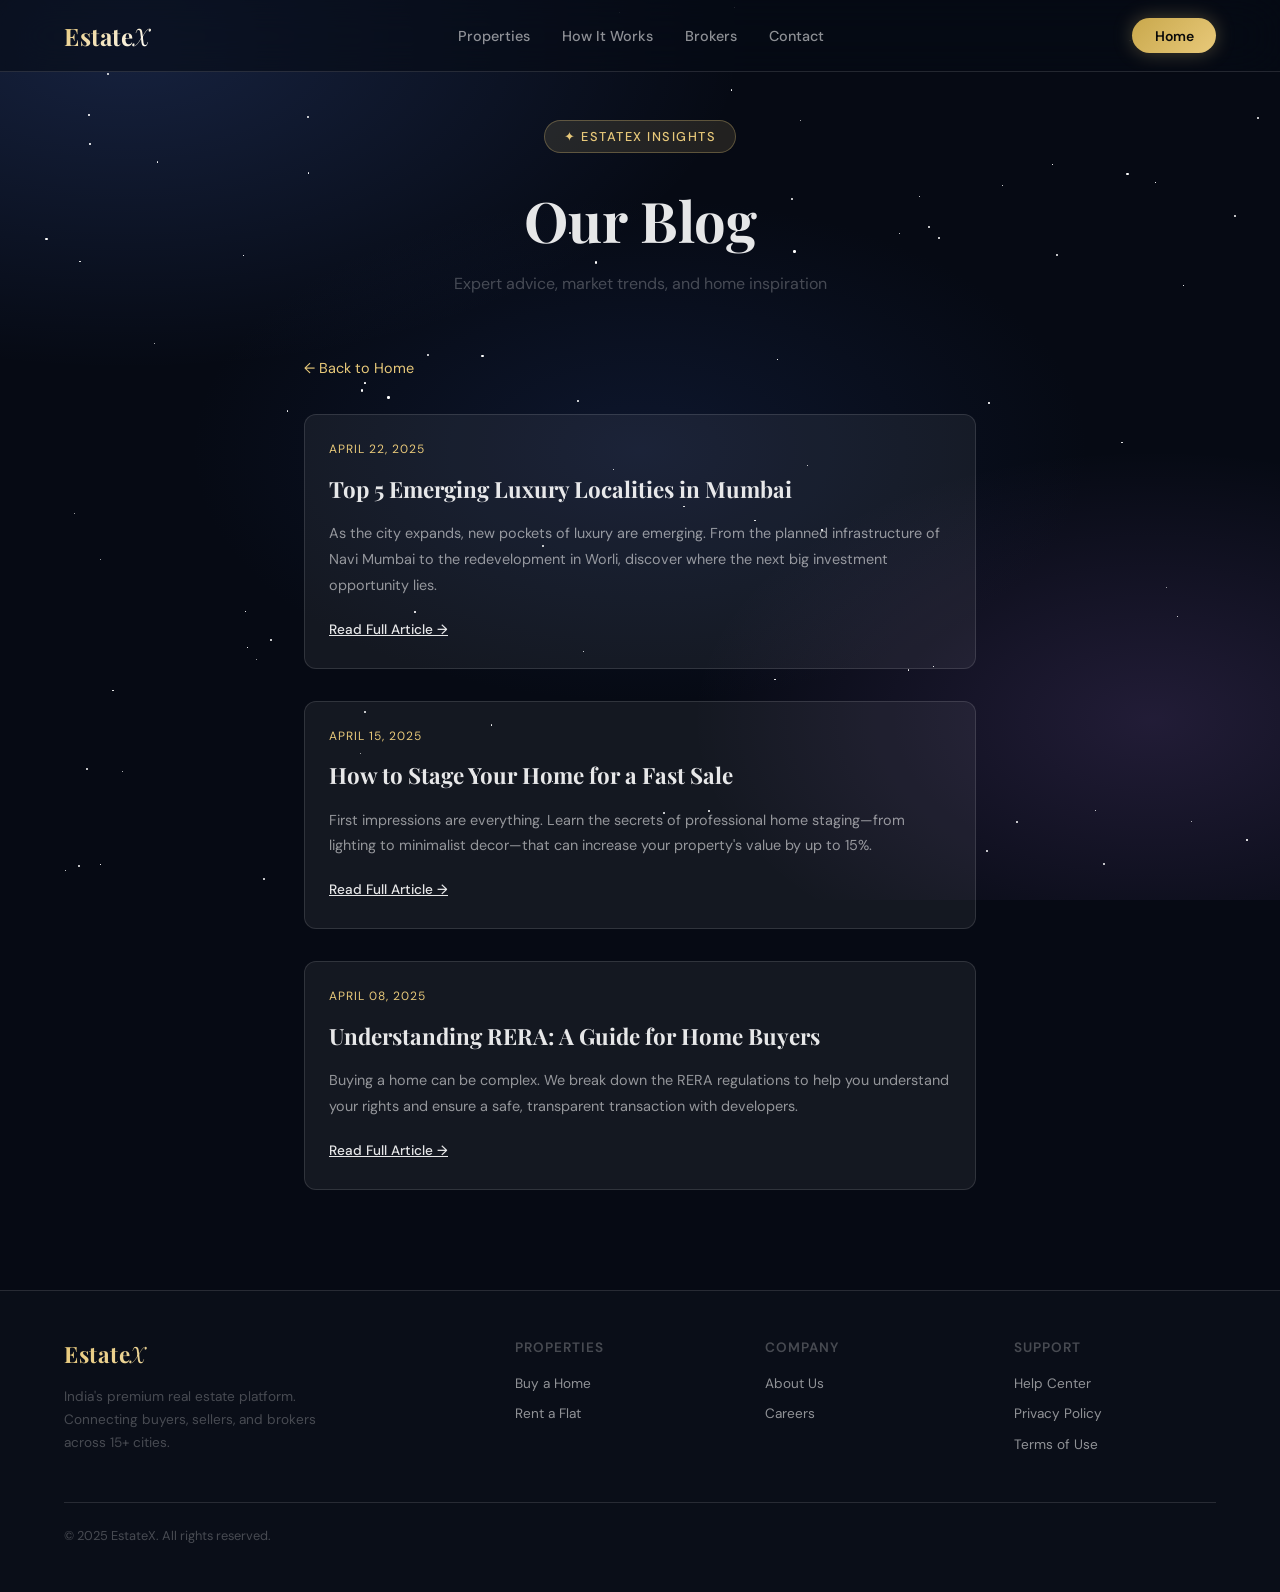
<file: pages/blog.html>
<!DOCTYPE html>
<html lang="en">
<head>
<meta charset="UTF-8">
<meta name="viewport" content="width=device-width, initial-scale=1.0">
<title>Blog — EstateX Premium</title>
<link href="https://fonts.googleapis.com/css2?family=Playfair+Display:wght@400;600;700&family=DM+Sans:wght@300;400;500;600&display=swap" rel="stylesheet">
<link rel="stylesheet" href="../css/style.css">
<style>
  .page-hero { padding: 120px 5% 60px; text-align: center; }
  .content-section { position: relative; z-index: 1;  max-width: 800px; margin: 0 auto 100px; padding: 0 5%; line-height: 1.8; color: var(--white-soft); }
  .content-section h2 { font-family: 'Playfair Display', serif; color: var(--white); margin: 2rem 0 1rem; }
  .content-section p { margin-bottom: 1.5rem; }
  .back-link { display: inline-flex; align-items: center; gap: 0.5rem; color: var(--gold); text-decoration: none; font-size: 0.9rem; margin-bottom: 2rem; }
  .post-card { background: var(--glass-bg); border: 1px solid var(--glass-border); padding: 1.5rem; border-radius: 12px; margin-bottom: 2rem; }
  .post-card .date { font-size: 0.75rem; color: var(--gold); text-transform: uppercase; letter-spacing: 1px; margin-bottom: 0.5rem; }
  .post-card h3 { font-family: 'Playfair Display', serif; font-size: 1.4rem; color: var(--white); margin-bottom: 0.75rem; }
  .post-card p { font-size: 0.9rem; color: var(--white-soft); margin-bottom: 1rem; }
  .read-more { color: var(--white); text-decoration: underline; font-size: 0.85rem; font-weight: 500; cursor: pointer; }
</style>
</head>
<body>

<div class="bg-mesh"></div>
<div class="bg-stars" id="stars"></div>

<!-- NAV -->
<nav>
  <div class="nav-logo"><a href="../real-estate-website.html" style="text-decoration:none; color:inherit;">Estate<span>X</span></a></div>
  <div class="nav-links">
    <a href="../real-estate-website.html#listings">Properties</a>
    <a href="../real-estate-website.html#hiw">How It Works</a>
    <a href="../real-estate-website.html#brokers">Brokers</a>
    <a href="../real-estate-website.html#contact">Contact</a>
  </div>
  <div style="display:flex;gap:.75rem;align-items:center">
    <button class="nav-btn btn-gold" onclick="window.location.href='../real-estate-website.html'">Home</button>
  </div>
</nav>

<section class="page-hero">
  <div class="hero-badge">✦ EstateX Insights</div>
  <h1 style="font-family:'Playfair Display',serif; font-size: 3.5rem; margin-bottom: 1rem;">Our Blog</h1>
  <p style="color: var(--white-dim);">Expert advice, market trends, and home inspiration</p>
</section>

<div class="content-section">
  <a href="../real-estate-website.html" class="back-link">← Back to Home</a>
  
  <div class="post-card">
    <div class="date">April 22, 2025</div>
    <h3>Top 5 Emerging Luxury Localities in Mumbai</h3>
    <p>As the city expands, new pockets of luxury are emerging. From the planned infrastructure of Navi Mumbai to the redevelopment in Worli, discover where the next big investment opportunity lies.</p>
    <a class="read-more" onclick="showToast('📖','Full article coming soon!','info')">Read Full Article →</a>
  </div>
  
  <div class="post-card">
    <div class="date">April 15, 2025</div>
    <h3>How to Stage Your Home for a Fast Sale</h3>
    <p>First impressions are everything. Learn the secrets of professional home staging—from lighting to minimalist decor—that can increase your property's value by up to 15%.</p>
    <a class="read-more" onclick="showToast('📖','Full article coming soon!','info')">Read Full Article →</a>
  </div>
  
  <div class="post-card">
    <div class="date">April 08, 2025</div>
    <h3>Understanding RERA: A Guide for Home Buyers</h3>
    <p>Buying a home can be complex. We break down the RERA regulations to help you understand your rights and ensure a safe, transparent transaction with developers.</p>
    <a class="read-more" onclick="showToast('📖','Full article coming soon!','info')">Read Full Article →</a>
  </div>
</div>

<!-- FOOTER -->
<footer>
  <div class="footer-grid">
    <div class="footer-brand">
      <div class="nav-logo" style="display:block;margin-bottom:1rem"><a href="../real-estate-website.html" style="text-decoration:none; color:inherit;">Estate<span>X</span></a></div>
      <p>India's premium real estate platform. Connecting buyers, sellers, and brokers across 15+ cities.</p>
    </div>
    <div class="footer-col">
      <h4>Properties</h4>
      <ul>
        <li><a href="../real-estate-website.html#listings">Buy a Home</a></li>
        <li><a href="../real-estate-website.html#listings">Rent a Flat</a></li>
      </ul>
    </div>
    <div class="footer-col">
      <h4>Company</h4>
      <ul>
        <li><a href="about.html">About Us</a></li>
        <li><a href="careers.html">Careers</a></li>
      </ul>
    </div>
    <div class="footer-col">
      <h4>Support</h4>
      <ul>
        <li><a href="help.html">Help Center</a></li>
        <li><a href="privacy.html">Privacy Policy</a></li>
        <li><a href="terms.html">Terms of Use</a></li>
      </ul>
    </div>
  </div>
  <div class="footer-bottom">
    <p>© 2025 EstateX. All rights reserved.</p>
  </div>
</footer>

<script src="../js/main.js"></script>
</body>
</html>
</file>
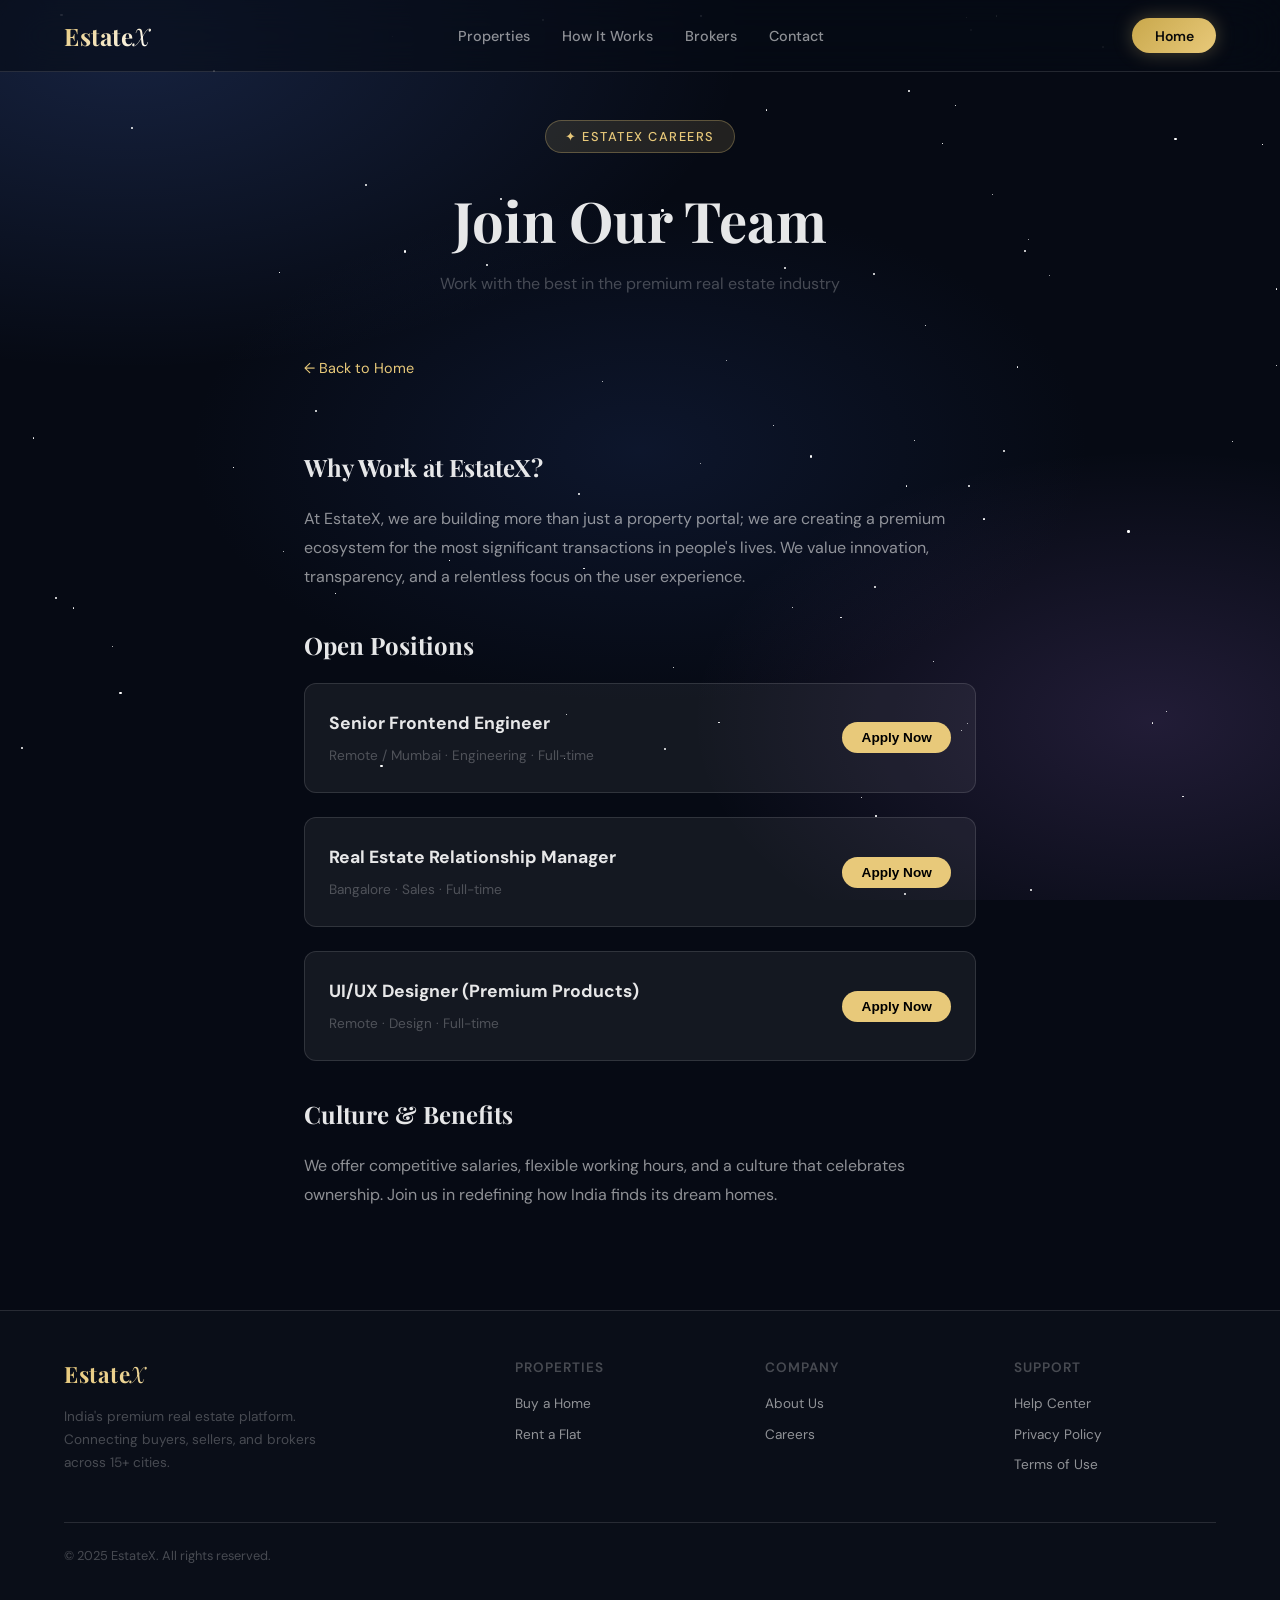
<file: pages/careers.html>
<!DOCTYPE html>
<html lang="en">
<head>
<meta charset="UTF-8">
<meta name="viewport" content="width=device-width, initial-scale=1.0">
<title>Careers — EstateX Premium</title>
<link href="https://fonts.googleapis.com/css2?family=Playfair+Display:wght@400;600;700&family=DM+Sans:wght@300;400;500;600&display=swap" rel="stylesheet">
<link rel="stylesheet" href="../css/style.css">
<style>
  .page-hero { padding: 120px 5% 60px; text-align: center; }
  .content-section { position: relative; z-index: 1;  max-width: 800px; margin: 0 auto 100px; padding: 0 5%; line-height: 1.8; color: var(--white-soft); }
  .content-section h2 { font-family: 'Playfair Display', serif; color: var(--white); margin: 2rem 0 1rem; }
  .content-section p { margin-bottom: 1.5rem; }
  .back-link { display: inline-flex; align-items: center; gap: 0.5rem; color: var(--gold); text-decoration: none; font-size: 0.9rem; margin-bottom: 2rem; }
  .job-card { background: var(--glass-bg); border: 1px solid var(--glass-border); padding: 1.5rem; border-radius: 12px; margin-bottom: 1.5rem; display: flex; justify-content: space-between; align-items: center; }
  .job-info h3 { font-size: 1.1rem; color: var(--white); margin-bottom: 0.25rem; }
  .job-info p { margin-bottom: 0; font-size: 0.85rem; color: var(--white-dim); }
  .apply-btn { padding: 0.5rem 1.2rem; border-radius: 50px; background: var(--gold); color: #000; font-weight: 600; border: none; cursor: pointer; font-size: 0.85rem; }
</style>
</head>
<body>

<div class="bg-mesh"></div>
<div class="bg-stars" id="stars"></div>

<!-- NAV -->
<nav>
  <div class="nav-logo"><a href="../real-estate-website.html" style="text-decoration:none; color:inherit;">Estate<span>X</span></a></div>
  <div class="nav-links">
    <a href="../real-estate-website.html#listings">Properties</a>
    <a href="../real-estate-website.html#hiw">How It Works</a>
    <a href="../real-estate-website.html#brokers">Brokers</a>
    <a href="../real-estate-website.html#contact">Contact</a>
  </div>
  <div style="display:flex;gap:.75rem;align-items:center">
    <button class="nav-btn btn-gold" onclick="window.location.href='../real-estate-website.html'">Home</button>
  </div>
</nav>

<section class="page-hero">
  <div class="hero-badge">✦ EstateX Careers</div>
  <h1 style="font-family:'Playfair Display',serif; font-size: 3.5rem; margin-bottom: 1rem;">Join Our Team</h1>
  <p style="color: var(--white-dim);">Work with the best in the premium real estate industry</p>
</section>

<div class="content-section">
  <a href="../real-estate-website.html" class="back-link">← Back to Home</a>
  
  <h2>Why Work at EstateX?</h2>
  <p>At EstateX, we are building more than just a property portal; we are creating a premium ecosystem for the most significant transactions in people's lives. We value innovation, transparency, and a relentless focus on the user experience.</p>
  
  <h2>Open Positions</h2>
  
  <div class="job-card">
    <div class="job-info">
      <h3>Senior Frontend Engineer</h3>
      <p>Remote / Mumbai &middot; Engineering &middot; Full-time</p>
    </div>
    <button class="apply-btn" onclick="showToast('💼','Application portal opening soon!','info')">Apply Now</button>
  </div>
  
  <div class="job-card">
    <div class="job-info">
      <h3>Real Estate Relationship Manager</h3>
      <p>Bangalore &middot; Sales &middot; Full-time</p>
    </div>
    <button class="apply-btn" onclick="showToast('💼','Application portal opening soon!','info')">Apply Now</button>
  </div>
  
  <div class="job-card">
    <div class="job-info">
      <h3>UI/UX Designer (Premium Products)</h3>
      <p>Remote &middot; Design &middot; Full-time</p>
    </div>
    <button class="apply-btn" onclick="showToast('💼','Application portal opening soon!','info')">Apply Now</button>
  </div>
  
  <h2>Culture & Benefits</h2>
  <p>We offer competitive salaries, flexible working hours, and a culture that celebrates ownership. Join us in redefining how India finds its dream homes.</p>
</div>

<!-- FOOTER -->
<footer>
  <div class="footer-grid">
    <div class="footer-brand">
      <div class="nav-logo" style="display:block;margin-bottom:1rem"><a href="../real-estate-website.html" style="text-decoration:none; color:inherit;">Estate<span>X</span></a></div>
      <p>India's premium real estate platform. Connecting buyers, sellers, and brokers across 15+ cities.</p>
    </div>
    <div class="footer-col">
      <h4>Properties</h4>
      <ul>
        <li><a href="../real-estate-website.html#listings">Buy a Home</a></li>
        <li><a href="../real-estate-website.html#listings">Rent a Flat</a></li>
      </ul>
    </div>
    <div class="footer-col">
      <h4>Company</h4>
      <ul>
        <li><a href="about.html">About Us</a></li>
        <li><a href="careers.html">Careers</a></li>
      </ul>
    </div>
    <div class="footer-col">
      <h4>Support</h4>
      <ul>
        <li><a href="help.html">Help Center</a></li>
        <li><a href="privacy.html">Privacy Policy</a></li>
        <li><a href="terms.html">Terms of Use</a></li>
      </ul>
    </div>
  </div>
  <div class="footer-bottom">
    <p>© 2025 EstateX. All rights reserved.</p>
  </div>
</footer>

<script src="../js/main.js"></script>
</body>
</html>
</file>
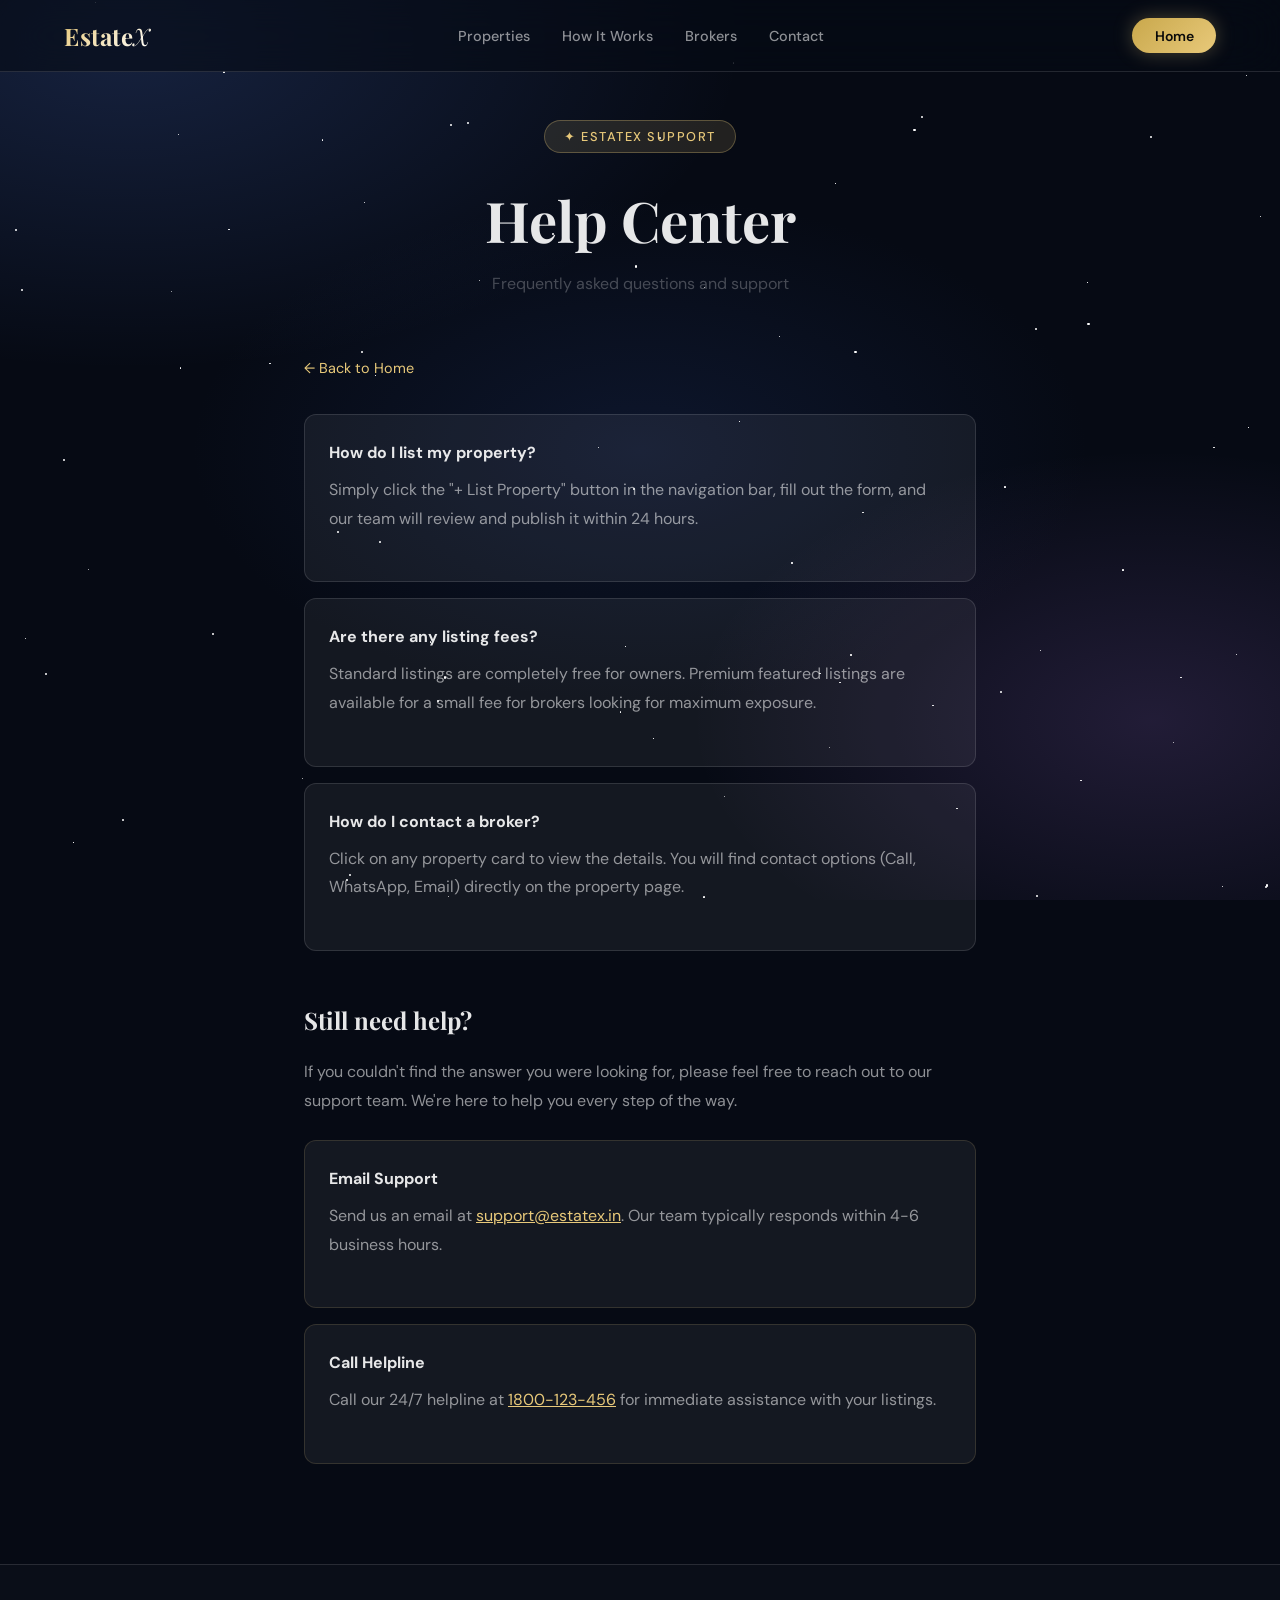
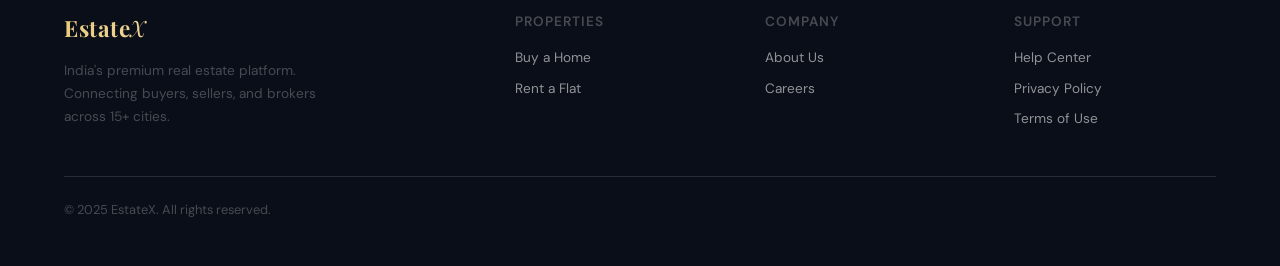
<file: pages/help.html>
<!DOCTYPE html>
<html lang="en">
<head>
<meta charset="UTF-8">
<meta name="viewport" content="width=device-width, initial-scale=1.0">
<title>Help Center — EstateX Premium</title>
<link href="https://fonts.googleapis.com/css2?family=Playfair+Display:wght@400;600;700&family=DM+Sans:wght@300;400;500;600&display=swap" rel="stylesheet">
<link rel="stylesheet" href="../css/style.css">
<style>
  .page-hero { padding: 120px 5% 60px; text-align: center; }
  .content-section { position: relative; z-index: 1;  max-width: 800px; margin: 0 auto 100px; padding: 0 5%; line-height: 1.8; color: var(--white-soft); }
  .content-section h2 { font-family: 'Playfair Display', serif; color: var(--white); margin: 2rem 0 1rem; }
  .content-section p { margin-bottom: 1.5rem; }
  .back-link { display: inline-flex; align-items: center; gap: 0.5rem; color: var(--gold); text-decoration: none; font-size: 0.9rem; margin-bottom: 2rem; }
  .faq-card { background: var(--glass-bg); border: 1px solid var(--glass-border); padding: 1.5rem; border-radius: 12px; margin-bottom: 1rem; }
  .faq-card h3 { font-size: 1rem; color: var(--white); margin-bottom: 0.5rem; }
</style>
</head>
<body>

<div class="bg-mesh"></div>
<div class="bg-stars" id="stars"></div>

<!-- NAV -->
<nav>
  <div class="nav-logo"><a href="../real-estate-website.html" style="text-decoration:none; color:inherit;">Estate<span>X</span></a></div>
  <div class="nav-links">
    <a href="../real-estate-website.html#listings">Properties</a>
    <a href="../real-estate-website.html#hiw">How It Works</a>
    <a href="../real-estate-website.html#brokers">Brokers</a>
    <a href="../real-estate-website.html#contact">Contact</a>
  </div>
  <div style="display:flex;gap:.75rem;align-items:center">
    <button class="nav-btn btn-gold" onclick="window.location.href='../real-estate-website.html'">Home</button>
  </div>
</nav>

<section class="page-hero">
  <div class="hero-badge">✦ EstateX Support</div>
  <h1 style="font-family:'Playfair Display',serif; font-size: 3.5rem; margin-bottom: 1rem;">Help Center</h1>
  <p style="color: var(--white-dim);">Frequently asked questions and support</p>
</section>

<div class="content-section">
  <a href="../real-estate-website.html" class="back-link">← Back to Home</a>
  
  <div class="faq-card">
    <h3>How do I list my property?</h3>
    <p>Simply click the "+ List Property" button in the navigation bar, fill out the form, and our team will review and publish it within 24 hours.</p>
  </div>
  
  <div class="faq-card">
    <h3>Are there any listing fees?</h3>
    <p>Standard listings are completely free for owners. Premium featured listings are available for a small fee for brokers looking for maximum exposure.</p>
  </div>
  
  <div class="faq-card">
    <h3>How do I contact a broker?</h3>
    <p>Click on any property card to view the details. You will find contact options (Call, WhatsApp, Email) directly on the property page.</p>
  </div>

  <h2 style="margin-top: 3rem;">Still need help?</h2>
  <p>If you couldn't find the answer you were looking for, please feel free to reach out to our support team. We're here to help you every step of the way.</p>
  <div class="faq-card" style="border-color: var(--gold-soft);">
    <h3>Email Support</h3>
    <p>Send us an email at <a href="mailto:support@estatex.in" style="color: var(--gold);">support@estatex.in</a>. Our team typically responds within 4-6 business hours.</p>
  </div>
  <div class="faq-card" style="border-color: var(--gold-soft);">
    <h3>Call Helpline</h3>
    <p>Call our 24/7 helpline at <a href="tel:+911800123456" style="color: var(--gold);">1800-123-456</a> for immediate assistance with your listings.</p>
  </div>

</div>

<!-- FOOTER -->
<footer>
  <div class="footer-grid">
    <div class="footer-brand">
      <div class="nav-logo" style="display:block;margin-bottom:1rem"><a href="../real-estate-website.html" style="text-decoration:none; color:inherit;">Estate<span>X</span></a></div>
      <p>India's premium real estate platform. Connecting buyers, sellers, and brokers across 15+ cities.</p>
    </div>
    <div class="footer-col">
      <h4>Properties</h4>
      <ul>
        <li><a href="../real-estate-website.html#listings">Buy a Home</a></li>
        <li><a href="../real-estate-website.html#listings">Rent a Flat</a></li>
      </ul>
    </div>
    <div class="footer-col">
      <h4>Company</h4>
      <ul>
        <li><a href="about.html">About Us</a></li>
        <li><a href="careers.html">Careers</a></li>
      </ul>
    </div>
    <div class="footer-col">
      <h4>Support</h4>
      <ul>
        <li><a href="help.html">Help Center</a></li>
        <li><a href="privacy.html">Privacy Policy</a></li>
        <li><a href="terms.html">Terms of Use</a></li>
      </ul>
    </div>
  </div>
  <div class="footer-bottom">
    <p>© 2025 EstateX. All rights reserved.</p>
  </div>
</footer>

<script src="../js/main.js"></script>
</body>
</html>
</file>
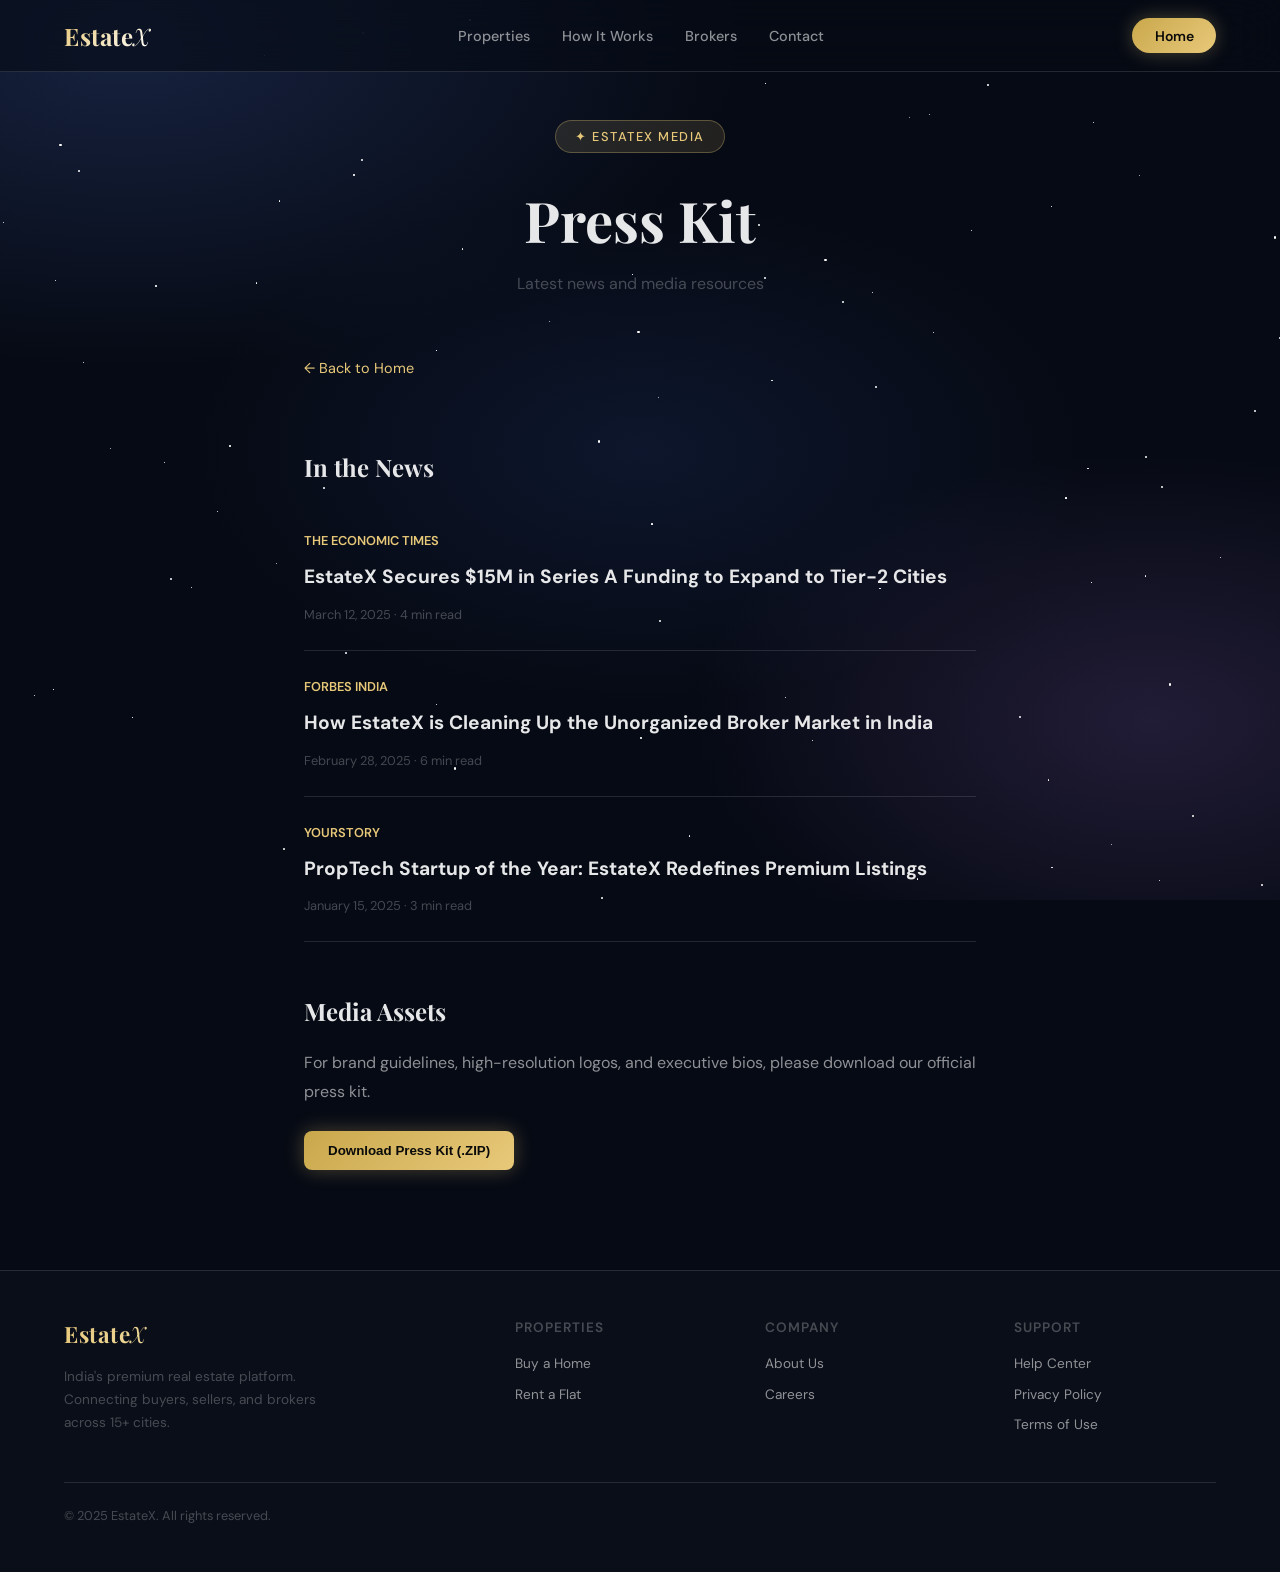
<file: pages/press.html>
<!DOCTYPE html>
<html lang="en">
<head>
<meta charset="UTF-8">
<meta name="viewport" content="width=device-width, initial-scale=1.0">
<title>Press — EstateX Premium</title>
<link href="https://fonts.googleapis.com/css2?family=Playfair+Display:wght@400;600;700&family=DM+Sans:wght@300;400;500;600&display=swap" rel="stylesheet">
<link rel="stylesheet" href="../css/style.css">
<style>
  .page-hero { padding: 120px 5% 60px; text-align: center; }
  .content-section { position: relative; z-index: 1;  max-width: 800px; margin: 0 auto 100px; padding: 0 5%; line-height: 1.8; color: var(--white-soft); }
  .content-section h2 { font-family: 'Playfair Display', serif; color: var(--white); margin: 2rem 0 1rem; }
  .content-section p { margin-bottom: 1.5rem; }
  .back-link { display: inline-flex; align-items: center; gap: 0.5rem; color: var(--gold); text-decoration: none; font-size: 0.9rem; margin-bottom: 2rem; }
  .press-item { padding: 1.5rem 0; border-bottom: 1px solid var(--glass-border); }
  .press-item .source { font-size: 0.8rem; color: var(--gold); font-weight: 600; text-transform: uppercase; margin-bottom: 0.5rem; }
  .press-item h3 { font-size: 1.2rem; color: var(--white); margin-bottom: 0.5rem; }
  .press-item .meta { font-size: 0.8rem; color: var(--white-dim); }
</style>
</head>
<body>

<div class="bg-mesh"></div>
<div class="bg-stars" id="stars"></div>

<!-- NAV -->
<nav>
  <div class="nav-logo"><a href="../real-estate-website.html" style="text-decoration:none; color:inherit;">Estate<span>X</span></a></div>
  <div class="nav-links">
    <a href="../real-estate-website.html#listings">Properties</a>
    <a href="../real-estate-website.html#hiw">How It Works</a>
    <a href="../real-estate-website.html#brokers">Brokers</a>
    <a href="../real-estate-website.html#contact">Contact</a>
  </div>
  <div style="display:flex;gap:.75rem;align-items:center">
    <button class="nav-btn btn-gold" onclick="window.location.href='../real-estate-website.html'">Home</button>
  </div>
</nav>

<section class="page-hero">
  <div class="hero-badge">✦ EstateX Media</div>
  <h1 style="font-family:'Playfair Display',serif; font-size: 3.5rem; margin-bottom: 1rem;">Press Kit</h1>
  <p style="color: var(--white-dim);">Latest news and media resources</p>
</section>

<div class="content-section">
  <a href="../real-estate-website.html" class="back-link">← Back to Home</a>
  
  <h2>In the News</h2>
  
  <div class="press-item">
    <div class="source">The Economic Times</div>
    <h3>EstateX Secures $15M in Series A Funding to Expand to Tier-2 Cities</h3>
    <div class="meta">March 12, 2025 &middot; 4 min read</div>
  </div>
  
  <div class="press-item">
    <div class="source">Forbes India</div>
    <h3>How EstateX is Cleaning Up the Unorganized Broker Market in India</h3>
    <div class="meta">February 28, 2025 &middot; 6 min read</div>
  </div>
  
  <div class="press-item">
    <div class="source">YourStory</div>
    <h3>PropTech Startup of the Year: EstateX Redefines Premium Listings</h3>
    <div class="meta">January 15, 2025 &middot; 3 min read</div>
  </div>
  
  <h2 style="margin-top: 3rem;">Media Assets</h2>
  <p>For brand guidelines, high-resolution logos, and executive bios, please download our official press kit.</p>
  <button class="btn-gold" style="padding: 0.75rem 1.5rem; border-radius: 8px; border: none; cursor: pointer; font-weight: 600;" onclick="showToast('📥','Press kit download starting…','success')">Download Press Kit (.ZIP)</button>
</div>

<!-- FOOTER -->
<footer>
  <div class="footer-grid">
    <div class="footer-brand">
      <div class="nav-logo" style="display:block;margin-bottom:1rem"><a href="../real-estate-website.html" style="text-decoration:none; color:inherit;">Estate<span>X</span></a></div>
      <p>India's premium real estate platform. Connecting buyers, sellers, and brokers across 15+ cities.</p>
    </div>
    <div class="footer-col">
      <h4>Properties</h4>
      <ul>
        <li><a href="../real-estate-website.html#listings">Buy a Home</a></li>
        <li><a href="../real-estate-website.html#listings">Rent a Flat</a></li>
      </ul>
    </div>
    <div class="footer-col">
      <h4>Company</h4>
      <ul>
        <li><a href="about.html">About Us</a></li>
        <li><a href="careers.html">Careers</a></li>
      </ul>
    </div>
    <div class="footer-col">
      <h4>Support</h4>
      <ul>
        <li><a href="help.html">Help Center</a></li>
        <li><a href="privacy.html">Privacy Policy</a></li>
        <li><a href="terms.html">Terms of Use</a></li>
      </ul>
    </div>
  </div>
  <div class="footer-bottom">
    <p>© 2025 EstateX. All rights reserved.</p>
  </div>
</footer>

<script src="../js/main.js"></script>
</body>
</html>
</file>
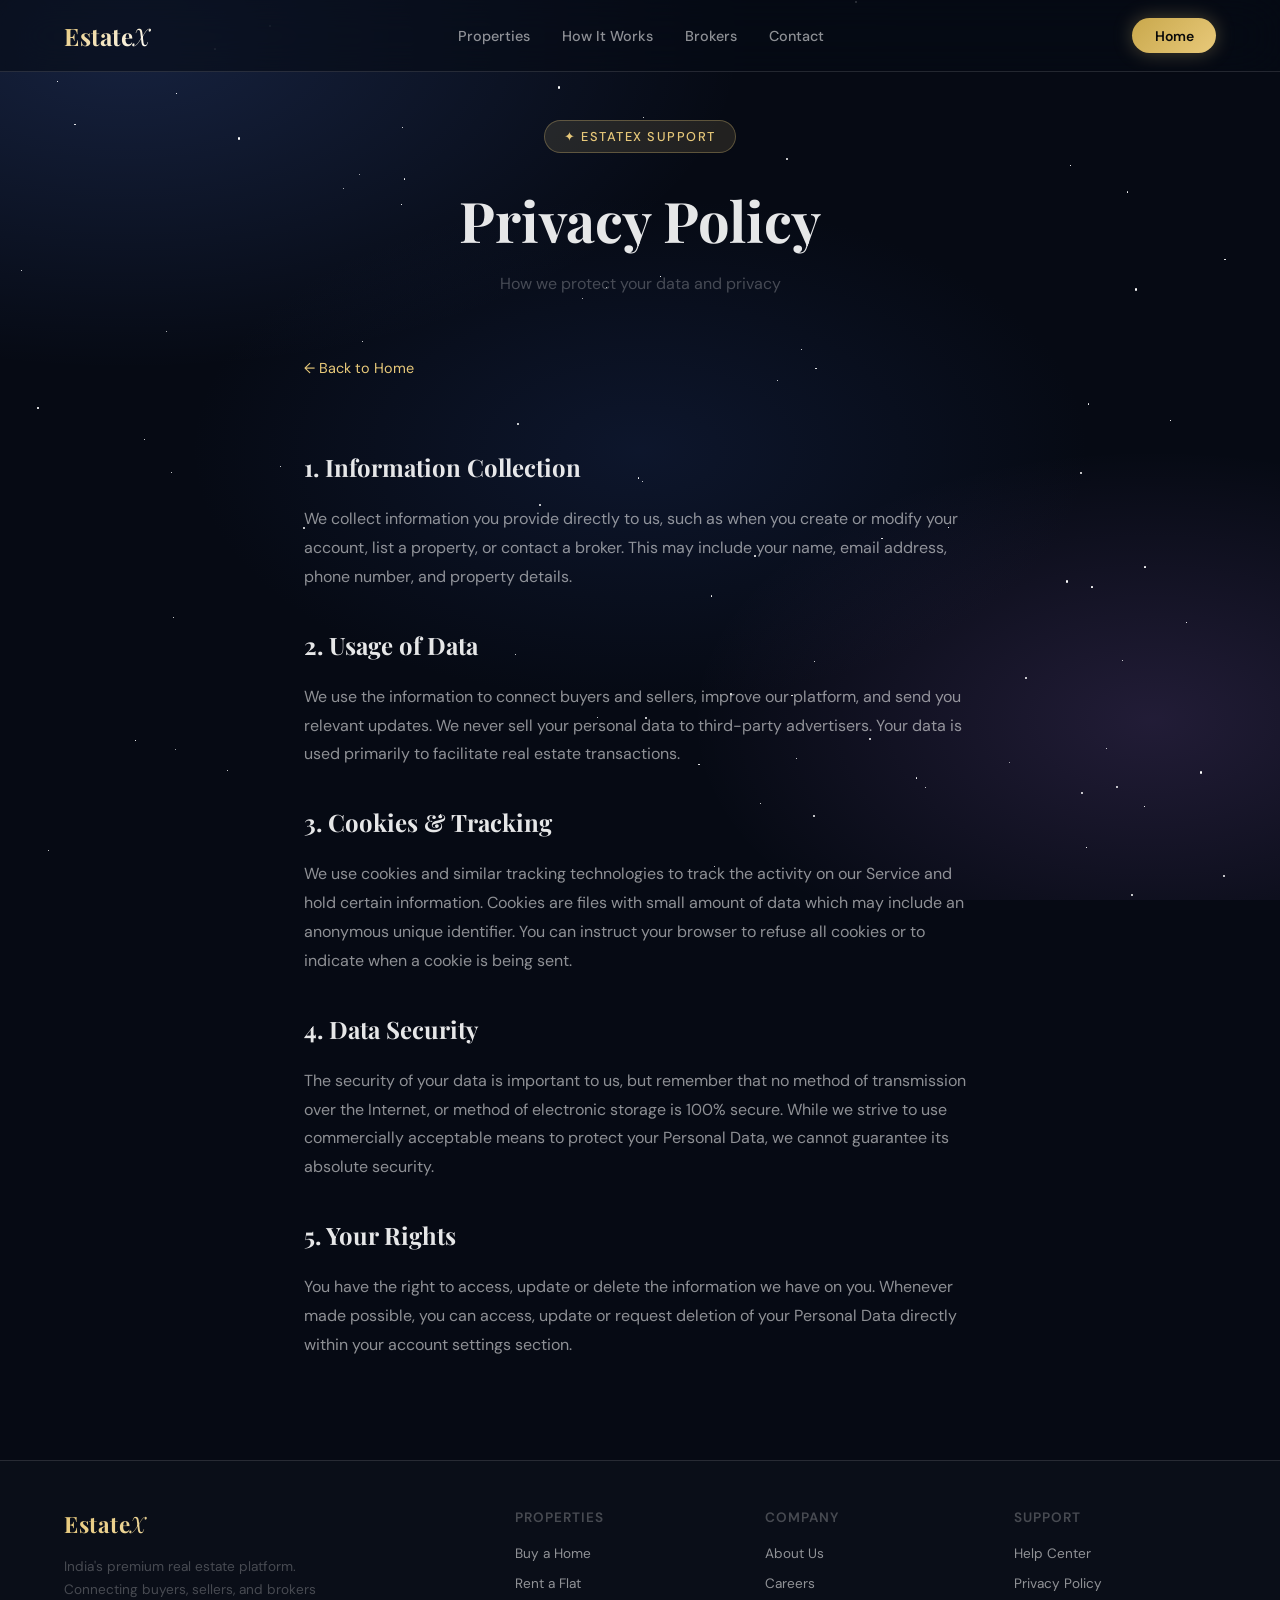
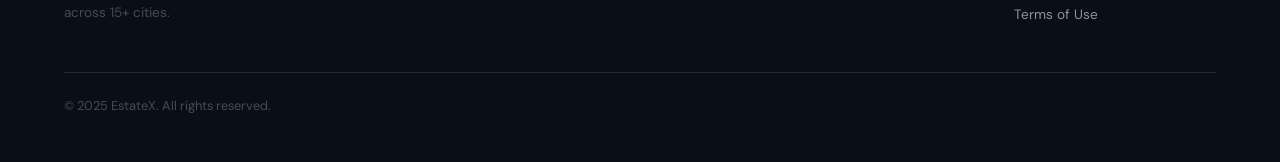
<file: pages/privacy.html>
<!DOCTYPE html>
<html lang="en">
<head>
<meta charset="UTF-8">
<meta name="viewport" content="width=device-width, initial-scale=1.0">
<title>Privacy Policy — EstateX Premium</title>
<link href="https://fonts.googleapis.com/css2?family=Playfair+Display:wght@400;600;700&family=DM+Sans:wght@300;400;500;600&display=swap" rel="stylesheet">
<link rel="stylesheet" href="../css/style.css">
<style>
  .page-hero { padding: 120px 5% 60px; text-align: center; }
  .content-section { position: relative; z-index: 1;  max-width: 800px; margin: 0 auto 100px; padding: 0 5%; line-height: 1.8; color: var(--white-soft); }
  .content-section h2 { font-family: 'Playfair Display', serif; color: var(--white); margin: 2rem 0 1rem; }
  .content-section p { margin-bottom: 1.5rem; }
  .back-link { display: inline-flex; align-items: center; gap: 0.5rem; color: var(--gold); text-decoration: none; font-size: 0.9rem; margin-bottom: 2rem; }
</style>
</head>
<body>

<div class="bg-mesh"></div>
<div class="bg-stars" id="stars"></div>

<!-- NAV -->
<nav>
  <div class="nav-logo"><a href="../real-estate-website.html" style="text-decoration:none; color:inherit;">Estate<span>X</span></a></div>
  <div class="nav-links">
    <a href="../real-estate-website.html#listings">Properties</a>
    <a href="../real-estate-website.html#hiw">How It Works</a>
    <a href="../real-estate-website.html#brokers">Brokers</a>
    <a href="../real-estate-website.html#contact">Contact</a>
  </div>
  <div style="display:flex;gap:.75rem;align-items:center">
    <button class="nav-btn btn-gold" onclick="window.location.href='../real-estate-website.html'">Home</button>
  </div>
</nav>

<section class="page-hero">
  <div class="hero-badge">✦ EstateX Support</div>
  <h1 style="font-family:'Playfair Display',serif; font-size: 3.5rem; margin-bottom: 1rem;">Privacy Policy</h1>
  <p style="color: var(--white-dim);">How we protect your data and privacy</p>
</section>

<div class="content-section">
  <a href="../real-estate-website.html" class="back-link">← Back to Home</a>
  <h2>1. Information Collection</h2>
  <p>We collect information you provide directly to us, such as when you create or modify your account, list a property, or contact a broker. This may include your name, email address, phone number, and property details.</p>
  
  <h2>2. Usage of Data</h2>
  <p>We use the information to connect buyers and sellers, improve our platform, and send you relevant updates. We never sell your personal data to third-party advertisers. Your data is used primarily to facilitate real estate transactions.</p>
  
  <h2>3. Cookies & Tracking</h2>
  <p>We use cookies and similar tracking technologies to track the activity on our Service and hold certain information. Cookies are files with small amount of data which may include an anonymous unique identifier. You can instruct your browser to refuse all cookies or to indicate when a cookie is being sent.</p>

  <h2>4. Data Security</h2>
  <p>The security of your data is important to us, but remember that no method of transmission over the Internet, or method of electronic storage is 100% secure. While we strive to use commercially acceptable means to protect your Personal Data, we cannot guarantee its absolute security.</p>

  <h2>5. Your Rights</h2>
  <p>You have the right to access, update or delete the information we have on you. Whenever made possible, you can access, update or request deletion of your Personal Data directly within your account settings section.</p>

</div>

<!-- FOOTER -->
<footer>
  <div class="footer-grid">
    <div class="footer-brand">
      <div class="nav-logo" style="display:block;margin-bottom:1rem"><a href="../real-estate-website.html" style="text-decoration:none; color:inherit;">Estate<span>X</span></a></div>
      <p>India's premium real estate platform. Connecting buyers, sellers, and brokers across 15+ cities.</p>
    </div>
    <div class="footer-col">
      <h4>Properties</h4>
      <ul>
        <li><a href="../real-estate-website.html#listings">Buy a Home</a></li>
        <li><a href="../real-estate-website.html#listings">Rent a Flat</a></li>
      </ul>
    </div>
    <div class="footer-col">
      <h4>Company</h4>
      <ul>
        <li><a href="about.html">About Us</a></li>
        <li><a href="careers.html">Careers</a></li>
      </ul>
    </div>
    <div class="footer-col">
      <h4>Support</h4>
      <ul>
        <li><a href="help.html">Help Center</a></li>
        <li><a href="privacy.html">Privacy Policy</a></li>
        <li><a href="terms.html">Terms of Use</a></li>
      </ul>
    </div>
  </div>
  <div class="footer-bottom">
    <p>© 2025 EstateX. All rights reserved.</p>
  </div>
</footer>

<script src="../js/main.js"></script>
</body>
</html>
</file>
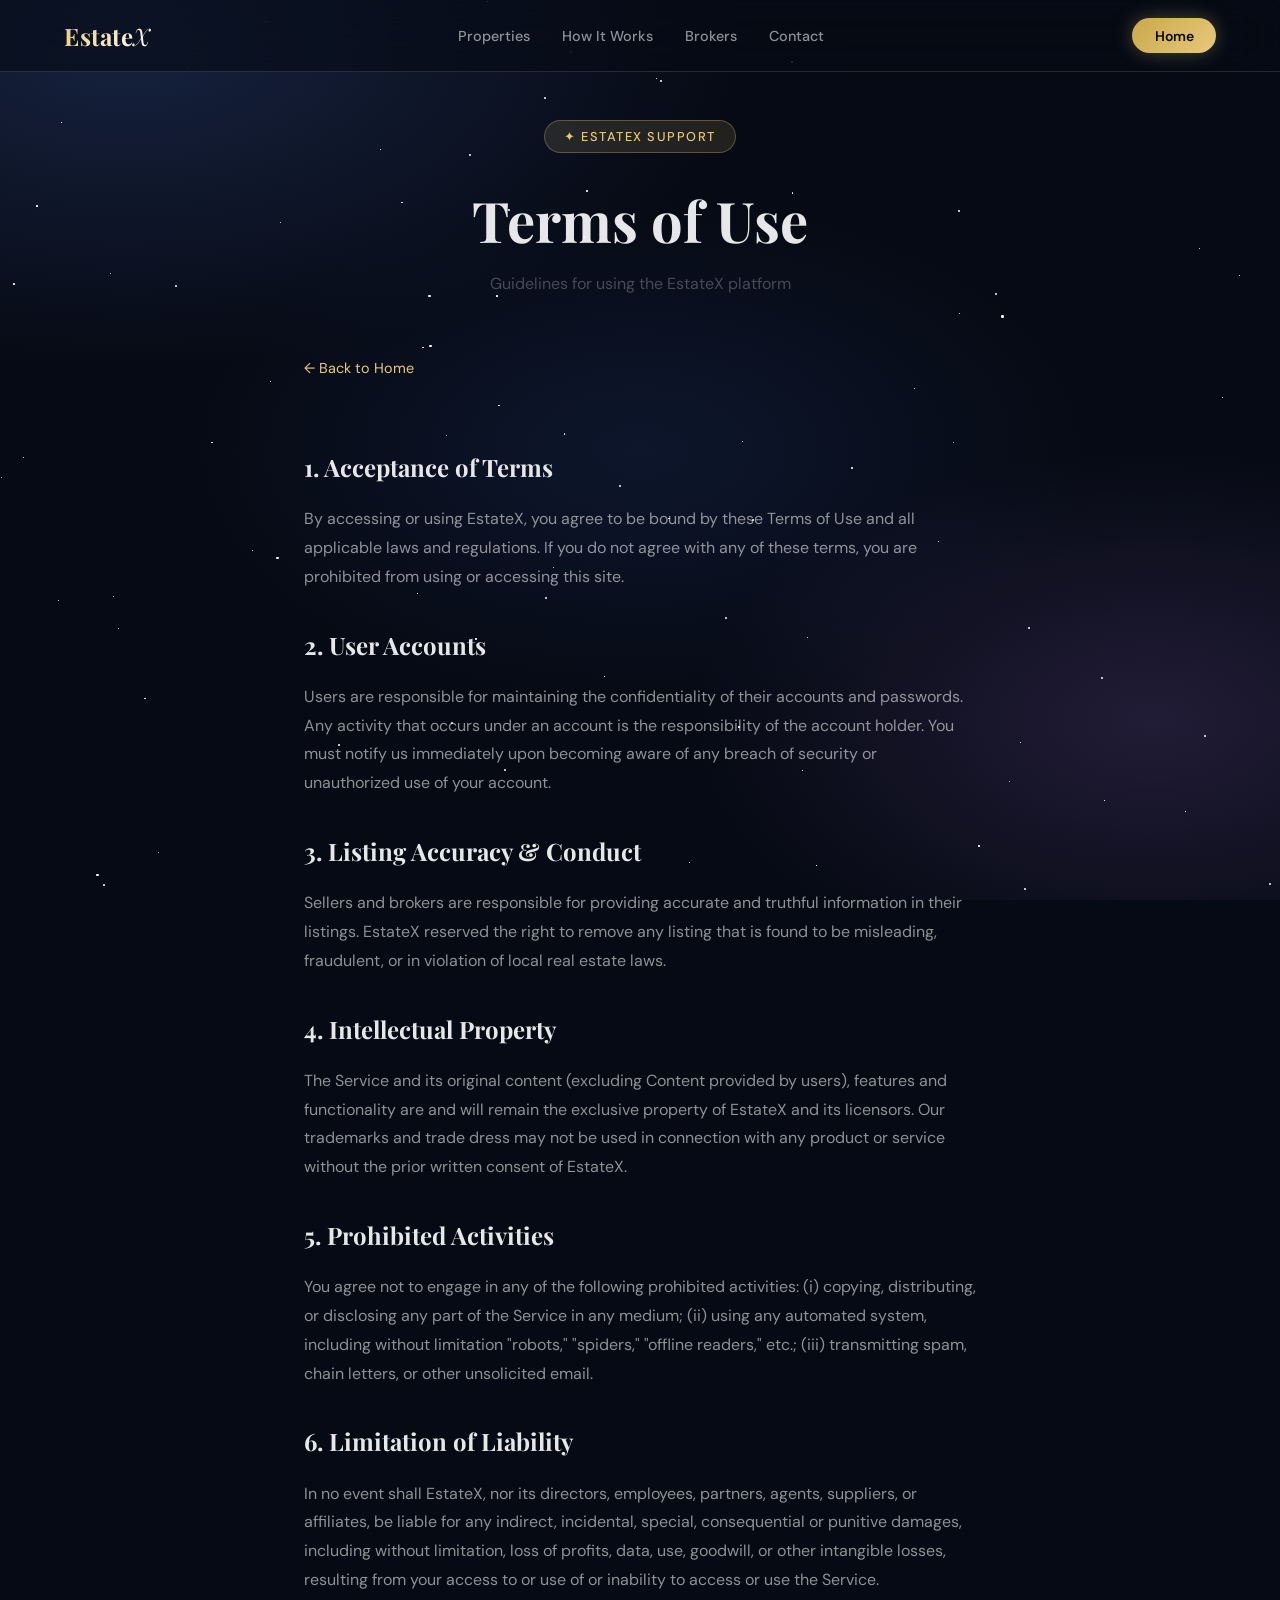
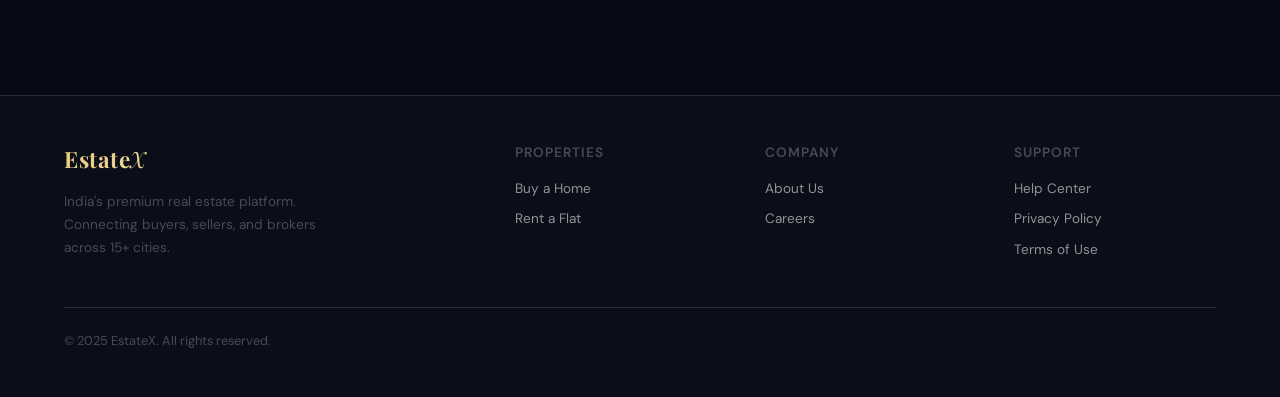
<file: pages/terms.html>
<!DOCTYPE html>
<html lang="en">
<head>
<meta charset="UTF-8">
<meta name="viewport" content="width=device-width, initial-scale=1.0">
<title>Terms of Use — EstateX Premium</title>
<link href="https://fonts.googleapis.com/css2?family=Playfair+Display:wght@400;600;700&family=DM+Sans:wght@300;400;500;600&display=swap" rel="stylesheet">
<link rel="stylesheet" href="../css/style.css">
<style>
  .page-hero { padding: 120px 5% 60px; text-align: center; }
  .content-section { position: relative; z-index: 1;  max-width: 800px; margin: 0 auto 100px; padding: 0 5%; line-height: 1.8; color: var(--white-soft); }
  .content-section h2 { font-family: 'Playfair Display', serif; color: var(--white); margin: 2rem 0 1rem; }
  .content-section p { margin-bottom: 1.5rem; }
  .back-link { display: inline-flex; align-items: center; gap: 0.5rem; color: var(--gold); text-decoration: none; font-size: 0.9rem; margin-bottom: 2rem; }
</style>
</head>
<body>

<div class="bg-mesh"></div>
<div class="bg-stars" id="stars"></div>

<!-- NAV -->
<nav>
  <div class="nav-logo"><a href="../real-estate-website.html" style="text-decoration:none; color:inherit;">Estate<span>X</span></a></div>
  <div class="nav-links">
    <a href="../real-estate-website.html#listings">Properties</a>
    <a href="../real-estate-website.html#hiw">How It Works</a>
    <a href="../real-estate-website.html#brokers">Brokers</a>
    <a href="../real-estate-website.html#contact">Contact</a>
  </div>
  <div style="display:flex;gap:.75rem;align-items:center">
    <button class="nav-btn btn-gold" onclick="window.location.href='../real-estate-website.html'">Home</button>
  </div>
</nav>

<section class="page-hero">
  <div class="hero-badge">✦ EstateX Support</div>
  <h1 style="font-family:'Playfair Display',serif; font-size: 3.5rem; margin-bottom: 1rem;">Terms of Use</h1>
  <p style="color: var(--white-dim);">Guidelines for using the EstateX platform</p>
</section>

<div class="content-section">
  <a href="../real-estate-website.html" class="back-link">← Back to Home</a>
  <h2>1. Acceptance of Terms</h2>
  <p>By accessing or using EstateX, you agree to be bound by these Terms of Use and all applicable laws and regulations. If you do not agree with any of these terms, you are prohibited from using or accessing this site.</p>
  
  <h2>2. User Accounts</h2>
  <p>Users are responsible for maintaining the confidentiality of their accounts and passwords. Any activity that occurs under an account is the responsibility of the account holder. You must notify us immediately upon becoming aware of any breach of security or unauthorized use of your account.</p>
  
  <h2>3. Listing Accuracy & Conduct</h2>
  <p>Sellers and brokers are responsible for providing accurate and truthful information in their listings. EstateX reserved the right to remove any listing that is found to be misleading, fraudulent, or in violation of local real estate laws.</p>

  <h2>4. Intellectual Property</h2>
  <p>The Service and its original content (excluding Content provided by users), features and functionality are and will remain the exclusive property of EstateX and its licensors. Our trademarks and trade dress may not be used in connection with any product or service without the prior written consent of EstateX.</p>

  <h2>5. Prohibited Activities</h2>
  <p>You agree not to engage in any of the following prohibited activities: (i) copying, distributing, or disclosing any part of the Service in any medium; (ii) using any automated system, including without limitation "robots," "spiders," "offline readers," etc.; (iii) transmitting spam, chain letters, or other unsolicited email.</p>

  <h2>6. Limitation of Liability</h2>
  <p>In no event shall EstateX, nor its directors, employees, partners, agents, suppliers, or affiliates, be liable for any indirect, incidental, special, consequential or punitive damages, including without limitation, loss of profits, data, use, goodwill, or other intangible losses, resulting from your access to or use of or inability to access or use the Service.</p>

</div>

<!-- FOOTER -->
<footer>
  <div class="footer-grid">
    <div class="footer-brand">
      <div class="nav-logo" style="display:block;margin-bottom:1rem"><a href="../real-estate-website.html" style="text-decoration:none; color:inherit;">Estate<span>X</span></a></div>
      <p>India's premium real estate platform. Connecting buyers, sellers, and brokers across 15+ cities.</p>
    </div>
    <div class="footer-col">
      <h4>Properties</h4>
      <ul>
        <li><a href="../real-estate-website.html#listings">Buy a Home</a></li>
        <li><a href="../real-estate-website.html#listings">Rent a Flat</a></li>
      </ul>
    </div>
    <div class="footer-col">
      <h4>Company</h4>
      <ul>
        <li><a href="about.html">About Us</a></li>
        <li><a href="careers.html">Careers</a></li>
      </ul>
    </div>
    <div class="footer-col">
      <h4>Support</h4>
      <ul>
        <li><a href="help.html">Help Center</a></li>
        <li><a href="privacy.html">Privacy Policy</a></li>
        <li><a href="terms.html">Terms of Use</a></li>
      </ul>
    </div>
  </div>
  <div class="footer-bottom">
    <p>© 2025 EstateX. All rights reserved.</p>
  </div>
</footer>

<script src="../js/main.js"></script>
</body>
</html>
</file>
<file: css/style.css>
*{margin:0;padding:0;box-sizing:border-box}
:root{
  --glass-bg:rgba(255,255,255,0.06);
  --glass-border:rgba(255,255,255,0.12);
  --glass-hover:rgba(255,255,255,0.1);
  --gold:#e8c97a;
  --gold-soft:rgba(232,201,122,0.15);
  --white:rgba(255,255,255,0.9);
  --white-soft:rgba(255,255,255,0.55);
  --white-dim:rgba(255,255,255,0.25);
  --accent:#7eb8f7;
  --accent2:#c084fc;
  --danger:#f87171;
  --success:#4ade80;
}
html{scroll-behavior:smooth}
body{
  font-family:'DM Sans',sans-serif;
  background:#060a14;
  color:var(--white);
  min-height:100vh;
  overflow-x:hidden;
}

/* --- BACKGROUND --- */
.bg-mesh{
  position:fixed;inset:0;z-index:0;pointer-events:none;
  background:
    radial-gradient(ellipse 80% 60% at 10% 5%,rgba(94,140,255,0.18) 0%,transparent 60%),
    radial-gradient(ellipse 60% 50% at 90% 80%,rgba(192,132,252,0.15) 0%,transparent 60%),
    radial-gradient(ellipse 50% 40% at 50% 50%,rgba(30,50,100,0.3) 0%,transparent 70%),
    #060a14;
}
.bg-stars{position:fixed;inset:0;z-index:0;pointer-events:none;overflow:hidden}
.star{position:absolute;background:#fff;border-radius:50%;animation:twinkle linear infinite}
@keyframes twinkle{0%,100%{opacity:.1}50%{opacity:.6}}

/* --- NAV --- */
nav{
  position:fixed;top:0;left:0;right:0;z-index:100;
  padding:0 5%;
  height:72px;display:flex;align-items:center;justify-content:space-between;
  background:rgba(6,10,20,0.6);
  backdrop-filter:blur(24px);-webkit-backdrop-filter:blur(24px);
  border-bottom:1px solid var(--glass-border);
}
.nav-logo{
  font-family:'Playfair Display',serif;
  font-size:1.5rem;font-weight:700;
  background:linear-gradient(135deg,var(--gold),#fff);
  -webkit-background-clip:text;-webkit-text-fill-color:transparent;
  background-clip:text;letter-spacing:.5px;
  text-decoration:none;
}
.nav-logo span{font-weight:400;font-style:italic}
.nav-links{display:flex;gap:2rem;align-items:center}
.nav-links a{
  color:var(--white-soft);font-size:.9rem;font-weight:500;
  text-decoration:none;transition:color .2s;cursor:pointer;
}
.nav-links a:hover{color:var(--white)}
.nav-btn{
  padding:.55rem 1.4rem;border-radius:50px;font-size:.875rem;font-weight:500;
  cursor:pointer;transition:all .25s;border:none;font-family:'DM Sans',sans-serif;
}
.btn-outline{
  background:transparent;border:1px solid var(--glass-border);color:var(--white);
}
.btn-outline:hover{background:var(--glass-hover)}
.btn-gold{
  background:linear-gradient(135deg,#c9a84c,var(--gold));color:#0a0a0a;font-weight:600;
  box-shadow:0 0 20px rgba(232,201,122,0.3);
}
.btn-gold:hover{box-shadow:0 0 30px rgba(232,201,122,0.5);transform:translateY(-1px)}
.hamburger{display:none;flex-direction:column;gap:5px;cursor:pointer;padding:4px}
.hamburger span{display:block;width:24px;height:2px;background:var(--white);border-radius:2px;transition:.3s}

/* --- HERO --- */
.hero{
  position:relative;z-index:1;min-height:100vh;
  display:flex;flex-direction:column;align-items:center;justify-content:center;
  text-align:center;padding:80px 5% 60px;
}
.hero-badge{
  display:inline-flex;align-items:center;gap:.5rem;
  background:rgba(232,201,122,0.12);border:1px solid rgba(232,201,122,0.3);
  color:var(--gold);font-size:.8rem;font-weight:500;letter-spacing:1.5px;
  text-transform:uppercase;padding:.45rem 1.2rem;border-radius:50px;margin-bottom:1.8rem;
  animation:fadeDown .8s ease both;
}
.hero h1{
  font-family:'Playfair Display',serif;
  font-size:clamp(2.8rem,7vw,5.5rem);
  font-weight:700;line-height:1.1;
  margin-bottom:1.5rem;
  animation:fadeUp .9s ease .1s both;
}
.hero h1 em{
  font-style:italic;font-weight:400;
  background:linear-gradient(135deg,var(--gold),#f0d8a0);
  -webkit-background-clip:text;-webkit-text-fill-color:transparent;background-clip:text;
}
.hero-sub{
  font-size:1.1rem;color:var(--white-soft);max-width:560px;line-height:1.75;
  margin-bottom:2.5rem;animation:fadeUp .9s ease .2s both;
}
.hero-btns{display:flex;gap:1rem;flex-wrap:wrap;justify-content:center;animation:fadeUp .9s ease .3s both}
.btn-primary{
  padding:.8rem 2rem;border-radius:50px;font-size:.95rem;font-weight:600;
  cursor:pointer;border:none;font-family:'DM Sans',sans-serif;transition:all .25s;
  background:linear-gradient(135deg,#4a90e2,#7b6ff7);color:#fff;
  box-shadow:0 0 24px rgba(74,144,226,0.35);
}
.btn-primary:hover{transform:translateY(-2px);box-shadow:0 0 36px rgba(74,144,226,0.55)}
.hero-stats{
  display:flex;gap:3rem;margin-top:4rem;flex-wrap:wrap;justify-content:center;
  animation:fadeUp .9s ease .4s both;
}
.stat-item{text-align:center}
.stat-num{font-family:'Playfair Display',serif;font-size:2rem;font-weight:700;color:var(--gold)}
.stat-label{font-size:.8rem;color:var(--white-dim);margin-top:.25rem;letter-spacing:.5px}

/* --- SEARCH BAR --- */
.search-wrap{
  position:relative;z-index:1;
  padding:0 5% 5rem;
  animation:fadeUp .9s ease .5s both;
}
.search-card{
  background:var(--glass-bg);
  backdrop-filter:blur(20px);-webkit-backdrop-filter:blur(20px);
  border:1px solid var(--glass-border);border-radius:20px;
  padding:1.5rem;max-width:900px;margin:0 auto;
}
.search-tabs{display:flex;gap:.5rem;margin-bottom:1.25rem;flex-wrap:wrap}
.s-tab{
  padding:.45rem 1.1rem;border-radius:50px;font-size:.85rem;font-weight:500;
  cursor:pointer;border:1px solid var(--glass-border);
  background:transparent;color:var(--white-soft);transition:all .2s;font-family:'DM Sans',sans-serif;
}
.s-tab.active,.s-tab:hover{background:var(--gold);border-color:var(--gold);color:#000;font-weight:600}
.search-row{display:grid;grid-template-columns:1fr 1fr 1fr auto;gap:1rem;align-items:end}
.search-field{display:flex;flex-direction:column;gap:.4rem}
.search-field label{font-size:.78rem;color:var(--white-dim);letter-spacing:.5px;text-transform:uppercase}
.search-field select,.search-field input{
  background:rgba(255,255,255,0.05);border:1px solid var(--glass-border);
  color:var(--white);border-radius:10px;padding:.65rem 1rem;font-size:.9rem;
  font-family:'DM Sans',sans-serif;outline:none;transition:border-color .2s;
  -webkit-appearance:none;
}
.search-field select option{background:#0f1522;color:#fff}
.search-field select:focus,.search-field input:focus{border-color:rgba(255,255,255,0.35)}
.search-go{
  padding:.65rem 1.6rem;border-radius:10px;border:none;cursor:pointer;font-weight:600;
  background:linear-gradient(135deg,var(--gold),#c9a84c);color:#000;
  font-family:'DM Sans',sans-serif;font-size:.95rem;white-space:nowrap;transition:all .25s;
}
.search-go:hover{box-shadow:0 0 20px rgba(232,201,122,0.4)}

/* --- SECTION --- */
section{position:relative;z-index:1;padding:5rem 5%}
.section-head{display:flex;justify-content:space-between;align-items:flex-end;margin-bottom:2.5rem;flex-wrap:gap}
.section-title{font-family:'Playfair Display',serif;font-size:clamp(1.8rem,4vw,2.6rem);font-weight:600}
.section-title span{color:var(--gold)}
.section-sub{font-size:.9rem;color:var(--white-dim);margin-top:.4rem}
.view-all{
  font-size:.85rem;color:var(--gold);text-decoration:none;cursor:pointer;
  border:1px solid rgba(232,201,122,0.3);padding:.4rem 1rem;border-radius:50px;
  transition:all .2s;background:transparent;font-family:'DM Sans',sans-serif;
}
.view-all:hover{background:rgba(232,201,122,0.1)}

/* --- PROPERTY GRID --- */
.prop-grid{display:grid;grid-template-columns:repeat(auto-fill,minmax(300px,1fr));gap:1.5rem}

/* --- PROPERTY CARD --- */
.prop-card{
  background:var(--glass-bg);
  backdrop-filter:blur(20px);-webkit-backdrop-filter:blur(20px);
  border:1px solid var(--glass-border);border-radius:20px;
  overflow:hidden;cursor:pointer;transition:all .3s;
  animation:cardIn .6s ease both;
}
.prop-card:hover{
  border-color:rgba(255,255,255,0.22);
  transform:translateY(-6px);
  box-shadow:0 20px 50px rgba(0,0,0,0.5),0 0 0 1px rgba(255,255,255,0.08);
}
@keyframes cardIn{from{opacity:0;transform:translateY(20px)}to{opacity:1;transform:none}}
.card-img{position:relative;height:200px;overflow:hidden}
.card-img img{width:100%;height:100%;object-fit:cover;transition:transform .4s}
.prop-card:hover .card-img img{transform:scale(1.06)}
.card-badge{
  position:absolute;top:12px;left:12px;
  padding:.3rem .8rem;border-radius:50px;font-size:.75rem;font-weight:600;
  backdrop-filter:blur(12px);-webkit-backdrop-filter:blur(12px);letter-spacing:.3px;
}
.badge-sale{background:rgba(74,144,226,0.85);color:#fff}
.badge-rent{background:rgba(74,222,128,0.85);color:#00200a}
.badge-sold{background:rgba(248,113,113,0.85);color:#fff}
.card-fav{
  position:absolute;top:12px;right:12px;
  width:32px;height:32px;border-radius:50%;
  background:rgba(0,0,0,0.4);backdrop-filter:blur(10px);
  display:flex;align-items:center;justify-content:center;
  font-size:.9rem;cursor:pointer;border:1px solid rgba(255,255,255,0.15);
  transition:all .2s;
}
.card-fav:hover{background:rgba(248,113,113,0.3);border-color:var(--danger)}
.card-fav.liked{background:rgba(248,113,113,0.4);border-color:var(--danger)}
.card-type-tag{
  position:absolute;bottom:12px;right:12px;
  padding:.25rem .7rem;border-radius:6px;font-size:.72rem;font-weight:600;
  background:rgba(0,0,0,0.55);color:var(--white-soft);
  backdrop-filter:blur(8px);border:1px solid rgba(255,255,255,0.1);
}
.card-body{padding:1.25rem}
.card-price{
  font-family:'Playfair Display',serif;font-size:1.5rem;font-weight:700;
  color:var(--gold);margin-bottom:.5rem;
}
.card-price .period{font-size:.85rem;color:var(--white-dim);font-family:'DM Sans',sans-serif;font-weight:400}
.card-title{font-size:1rem;font-weight:500;margin-bottom:.4rem;color:var(--white)}
.card-location{font-size:.82rem;color:var(--white-dim);display:flex;align-items:center;gap:.3rem;margin-bottom:1rem}
.card-location svg{opacity:.6}
.card-features{
  display:flex;gap:1rem;padding-top:1rem;
  border-top:1px solid rgba(255,255,255,0.07);
  flex-wrap:wrap;
}
.feat-item{display:flex;align-items:center;gap:.35rem;font-size:.8rem;color:var(--white-soft)}
.feat-item svg{opacity:.7}
.card-broker{
  display:flex;align-items:center;justify-content:space-between;
  margin-top:1rem;padding-top:1rem;border-top:1px solid rgba(255,255,255,0.07);
}
.broker-info{display:flex;align-items:center;gap:.6rem}
.broker-avatar{
  width:32px;height:32px;border-radius:50%;
  display:flex;align-items:center;justify-content:center;
  font-size:.75rem;font-weight:600;color:#fff;
  border:1.5px solid rgba(255,255,255,0.2);
}
.broker-name{font-size:.78rem;color:var(--white-soft)}
.contact-btn{
  padding:.35rem .9rem;border-radius:50px;font-size:.75rem;font-weight:600;
  background:rgba(74,144,226,0.15);border:1px solid rgba(74,144,226,0.3);
  color:var(--accent);cursor:pointer;transition:all .2s;font-family:'DM Sans',sans-serif;
}
.contact-btn:hover{background:rgba(74,144,226,0.25)}

/* --- FILTERS --- */
.filters{display:flex;gap:.75rem;flex-wrap:wrap;margin-bottom:2rem}
.filter-chip{
  padding:.4rem 1rem;border-radius:50px;font-size:.82rem;font-weight:500;
  border:1px solid var(--glass-border);background:var(--glass-bg);
  color:var(--white-soft);cursor:pointer;transition:all .2s;font-family:'DM Sans',sans-serif;
}
.filter-chip.on{background:rgba(74,144,226,0.2);border-color:rgba(74,144,226,0.5);color:var(--accent)}
.filter-chip:hover{border-color:rgba(255,255,255,0.25);color:var(--white)}

/* --- HOW IT WORKS --- */
.hiw-grid{display:grid;grid-template-columns:repeat(auto-fit,minmax(220px,1fr));gap:1.5rem}
.hiw-card{
  background:var(--glass-bg);border:1px solid var(--glass-border);
  border-radius:20px;padding:2rem 1.5rem;text-align:center;transition:all .3s;
}
.hiw-card:hover{border-color:rgba(255,255,255,0.2);transform:translateY(-4px)}
.hiw-num{
  font-family:'Playfair Display',serif;font-size:2.5rem;font-weight:700;
  color:rgba(232,201,122,0.25);margin-bottom:1rem;
}
.hiw-icon{
  width:56px;height:56px;border-radius:16px;
  background:rgba(74,144,226,0.12);border:1px solid rgba(74,144,226,0.2);
  display:flex;align-items:center;justify-content:center;
  font-size:1.6rem;margin:0 auto 1.25rem;
}
.hiw-title{font-size:1rem;font-weight:600;margin-bottom:.5rem}
.hiw-desc{font-size:.85rem;color:var(--white-dim);line-height:1.65}

/* --- CTA BAND --- */
.cta-band{
  margin:0 5% 5rem;border-radius:24px;
  background:linear-gradient(135deg,rgba(74,144,226,0.15),rgba(192,132,252,0.12));
  border:1px solid rgba(255,255,255,0.1);
  padding:4rem 3rem;text-align:center;
  backdrop-filter:blur(10px);position:relative;z-index:1;overflow:hidden;
}
.cta-glow{
  position:absolute;width:400px;height:400px;border-radius:50%;
  background:radial-gradient(circle,rgba(74,144,226,0.12),transparent 70%);
  top:50%;left:50%;transform:translate(-50%,-50%);pointer-events:none;
}
.cta-band h2{font-family:'Playfair Display',serif;font-size:clamp(1.7rem,4vw,2.5rem);margin-bottom:.75rem}
.cta-band p{color:var(--white-soft);margin-bottom:2rem;font-size:.95rem}

/* --- FOOTER --- */
footer{
  position:relative;z-index:1;border-top:1px solid var(--glass-border);
  padding:3rem 5%;
  background:rgba(255,255,255,0.02);
}
.footer-grid{display:grid;grid-template-columns:2fr 1fr 1fr 1fr;gap:3rem;margin-bottom:3rem}
.footer-brand .nav-logo{display:block;margin-bottom:1rem;font-size:1.4rem}
.footer-brand p{font-size:.85rem;color:var(--white-dim);line-height:1.7;max-width:260px}
.footer-col h4{font-size:.85rem;font-weight:600;text-transform:uppercase;letter-spacing:1px;color:var(--white-dim);margin-bottom:1rem}
.footer-col ul{list-style:none;display:flex;flex-direction:column;gap:.6rem}
.footer-col ul li a{font-size:.85rem;color:var(--white-soft);text-decoration:none;cursor:pointer;transition:color .2s}
.footer-col ul li a:hover{color:var(--gold)}
.footer-bottom{border-top:1px solid var(--glass-border);padding-top:1.5rem;display:flex;justify-content:space-between;align-items:center;flex-wrap:wrap;gap:1rem}
.footer-bottom p{font-size:.8rem;color:var(--white-dim)}

/* === MODALS === */
.modal-overlay{
  position:fixed;inset:0;z-index:200;
  background:rgba(0,0,0,0.75);backdrop-filter:blur(6px);
  display:none;align-items:center;justify-content:center;padding:1rem;
}
.modal-overlay.open{display:flex}
.modal{
  background:rgba(10,16,30,0.9);
  backdrop-filter:blur(30px);-webkit-backdrop-filter:blur(30px);
  border:1px solid rgba(255,255,255,0.12);border-radius:24px;
  width:100%;max-width:640px;max-height:90vh;overflow-y:auto;
  animation:modalIn .3s ease;
}
@keyframes modalIn{from{opacity:0;transform:scale(.95) translateY(20px)}to{opacity:1;transform:none}}
.modal-header{
  display:flex;justify-content:space-between;align-items:center;
  padding:1.5rem 1.75rem;border-bottom:1px solid rgba(255,255,255,0.08);
}
.modal-header h2{font-family:'Playfair Display',serif;font-size:1.4rem}
.modal-close{
  width:36px;height:36px;border-radius:50%;background:rgba(255,255,255,0.07);
  border:1px solid rgba(255,255,255,0.1);color:var(--white-soft);
  cursor:pointer;font-size:1.2rem;display:flex;align-items:center;justify-content:center;
  transition:all .2s;
}
.modal-close:hover{background:rgba(248,113,113,0.2);border-color:var(--danger);color:var(--danger)}
.modal-body{padding:1.75rem}

/* --- FORM STYLES --- */
.form-row{display:grid;grid-template-columns:1fr 1fr;gap:1rem;margin-bottom:1rem}
.form-group{display:flex;flex-direction:column;gap:.5rem;margin-bottom:1rem}
.form-group label{font-size:.8rem;color:var(--white-dim);text-transform:uppercase;letter-spacing:.5px;font-weight:500}
.form-group input,.form-group select,.form-group textarea{
  background:rgba(255,255,255,0.05);border:1px solid rgba(255,255,255,0.1);
  color:var(--white);border-radius:10px;padding:.75rem 1rem;font-size:.9rem;
  font-family:'DM Sans',sans-serif;outline:none;transition:border-color .2s;
  -webkit-appearance:none;
}
.form-group select option{background:#0f1522;color:#fff}
.form-group input:focus,.form-group select:focus,.form-group textarea:focus{
  border-color:rgba(74,144,226,0.6);box-shadow:0 0 0 3px rgba(74,144,226,0.1);
}
.form-group textarea{resize:vertical;min-height:90px}
.form-submit{
  width:100%;padding:1rem;border-radius:12px;border:none;cursor:pointer;
  font-size:1rem;font-weight:600;font-family:'DM Sans',sans-serif;
  background:linear-gradient(135deg,#4a90e2,#7b6ff7);color:#fff;
  box-shadow:0 0 24px rgba(74,144,226,0.3);transition:all .25s;
}
.form-submit:hover{box-shadow:0 0 36px rgba(74,144,226,0.5);transform:translateY(-1px)}
.img-upload{
  border:2px dashed rgba(255,255,255,0.12);border-radius:12px;
  padding:2rem;text-align:center;cursor:pointer;transition:all .2s;
}
.img-upload:hover{border-color:rgba(74,144,226,0.4);background:rgba(74,144,226,0.04)}
.img-upload svg{margin-bottom:.75rem;opacity:.5}
.img-upload p{font-size:.85rem;color:var(--white-dim)}

/* --- PROPERTY DETAIL MODAL --- */
.detail-img{width:100%;height:240px;object-fit:cover;border-radius:12px;margin-bottom:1.25rem}
.detail-price{font-family:'Playfair Display',serif;font-size:2rem;color:var(--gold);margin-bottom:.3rem}
.detail-title{font-size:1.2rem;font-weight:600;margin-bottom:.25rem}
.detail-loc{font-size:.88rem;color:var(--white-dim);margin-bottom:1.25rem}
.detail-features{
  display:flex;gap:1.5rem;flex-wrap:wrap;padding:1rem;
  background:rgba(255,255,255,0.04);border-radius:12px;margin-bottom:1.25rem;
}
.detail-feat{display:flex;flex-direction:column;align-items:center;gap:.25rem;font-size:.82rem;color:var(--white-soft)}
.detail-feat span:first-child{font-size:1.2rem}
.detail-desc{font-size:.88rem;color:var(--white-soft);line-height:1.7;margin-bottom:1.25rem}
.broker-card{
  background:rgba(255,255,255,0.04);border:1px solid rgba(255,255,255,0.08);
  border-radius:14px;padding:1.25rem;display:flex;align-items:center;gap:1rem;
  margin-bottom:1.25rem;
}
.broker-card .avatar{
  width:52px;height:52px;border-radius:50%;display:flex;align-items:center;justify-content:center;
  font-size:1.1rem;font-weight:600;color:#fff;flex-shrink:0;
}
.broker-card .info h4{font-size:.95rem;font-weight:600;margin-bottom:.15rem}
.broker-card .info p{font-size:.8rem;color:var(--white-dim)}
.broker-card .rating{margin-left:auto;text-align:right}
.broker-card .rating span{font-size:.82rem;color:var(--gold)}
.broker-card .rating small{display:block;font-size:.75rem;color:var(--white-dim)}
.contact-methods{display:grid;grid-template-columns:1fr 1fr 1fr;gap:.75rem}
.contact-method{
  padding:.75rem;border-radius:10px;text-align:center;cursor:pointer;
  background:rgba(255,255,255,0.04);border:1px solid rgba(255,255,255,0.08);
  transition:all .2s;font-family:'DM Sans',sans-serif;color:var(--white);
}
.contact-method:hover{border-color:rgba(255,255,255,0.2);background:rgba(255,255,255,0.08)}
.contact-method svg{margin-bottom:.4rem}
.contact-method p{font-size:.75rem;color:var(--white-dim);margin-top:.2rem}
.contact-method span{font-size:.82rem;font-weight:500}

/* --- TOAST --- */
.toast{
  position:fixed;bottom:2rem;right:2rem;z-index:500;
  background:rgba(10,18,35,0.95);border:1px solid rgba(255,255,255,0.12);
  border-radius:14px;padding:1rem 1.25rem;
  backdrop-filter:blur(20px);display:flex;align-items:center;gap:.75rem;
  transform:translateX(120%);transition:transform .35s cubic-bezier(.34,1.56,.64,1);
  max-width:300px;
}
.toast.show{transform:translateX(0)}
.toast-icon{font-size:1.3rem}
.toast-text{font-size:.875rem;color:var(--white)}

/* --- SCROLL --- */
::-webkit-scrollbar{width:6px}
::-webkit-scrollbar-track{background:rgba(255,255,255,0.02)}
::-webkit-scrollbar-thumb{background:rgba(255,255,255,0.12);border-radius:3px}
::-webkit-scrollbar-thumb:hover{background:rgba(255,255,255,0.2)}

/* --- MOBILE NAV --- */
.mobile-nav{
  position:fixed;top:72px;left:0;right:0;z-index:99;
  background:rgba(6,10,20,0.97);backdrop-filter:blur(24px);
  border-bottom:1px solid var(--glass-border);
  padding:1.5rem 5%;display:none;flex-direction:column;gap:1rem;
}
.mobile-nav.open{display:flex}
.mobile-nav a{color:var(--white-soft);font-size:1rem;cursor:pointer;text-decoration:none;padding:.5rem 0;border-bottom:1px solid rgba(255,255,255,0.05)}

/* --- ANIMATIONS --- */
@keyframes fadeUp{from{opacity:0;transform:translateY(24px)}to{opacity:1;transform:none}}
@keyframes fadeDown{from{opacity:0;transform:translateY(-12px)}to{opacity:1;transform:none}}

/* --- RESPONSIVE --- */
@media(max-width:900px){
  .nav-links{display:none}.hamburger{display:flex}
  .search-row{grid-template-columns:1fr 1fr}
  .footer-grid{grid-template-columns:1fr 1fr}
  .form-row{grid-template-columns:1fr}
}
@media(max-width:600px){
  .hero h1{font-size:2.3rem}
  .search-row{grid-template-columns:1fr}
  .search-go{width:100%}
  .hero-stats{gap:1.5rem}
  .footer-grid{grid-template-columns:1fr}
  .modal{border-radius:16px}
  .contact-methods{grid-template-columns:1fr}
  .cta-band{padding:2.5rem 1.5rem}
  .prop-grid{grid-template-columns:1fr}
}
.fade-in{opacity:0;transform:translateY(20px);transition:opacity .6s ease,transform .6s ease}
.fade-in.visible{opacity:1;transform:none}

/* No-image placeholder */
.img-placeholder{
  width:100%;height:100%;display:flex;align-items:center;justify-content:center;
  font-size:3rem;background:linear-gradient(135deg,rgba(74,144,226,0.1),rgba(192,132,252,0.1));
}
</file>
